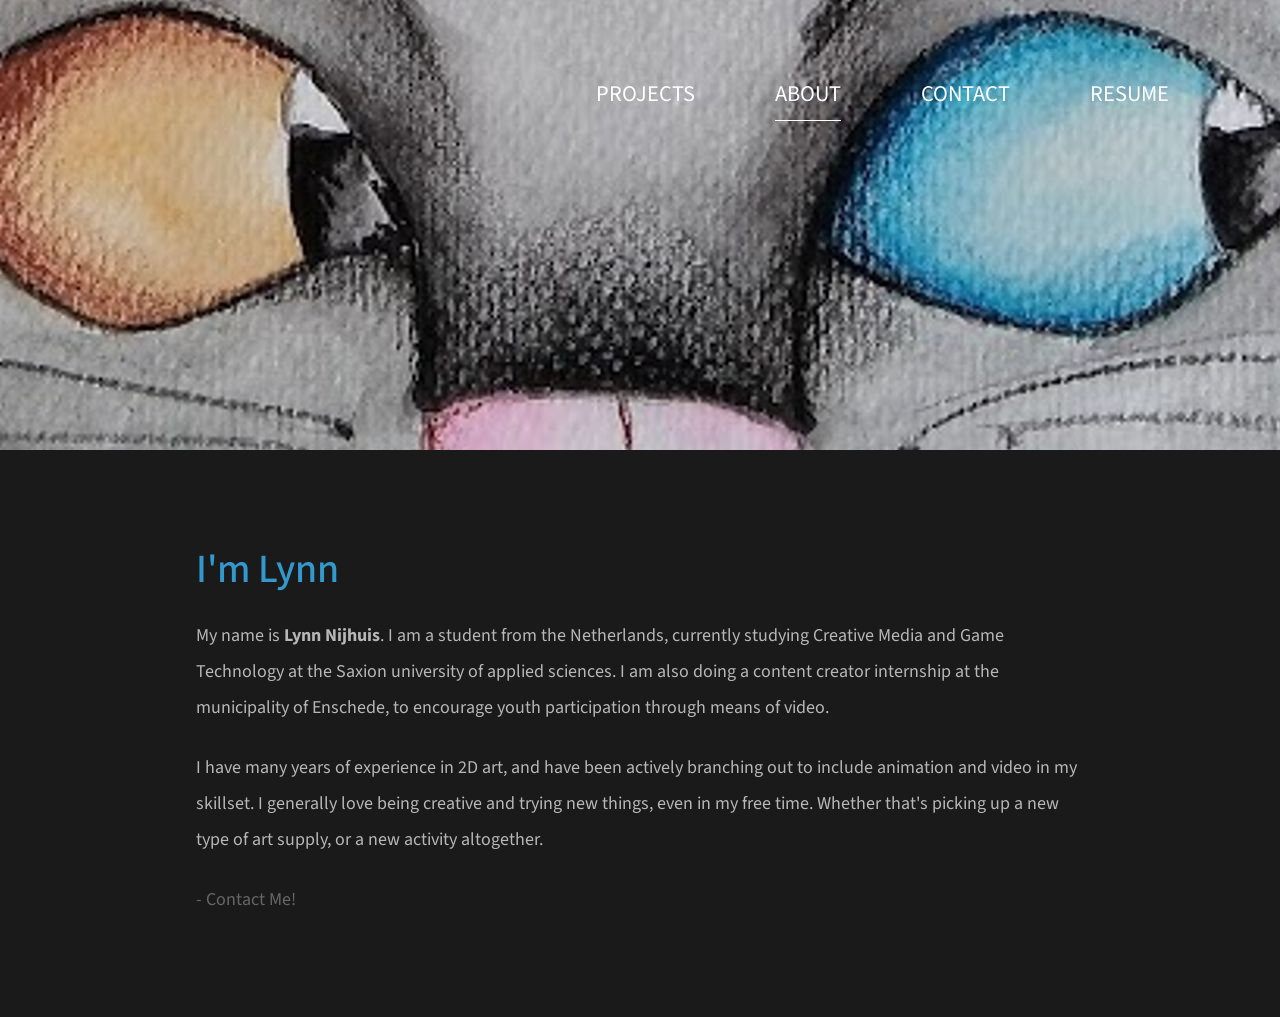
<file: about.html>
<!DOCTYPE html>
<html lang="en">
<head>
	<meta charset="UTF-8">
    <meta name="viewport" content="width=device-width, initial-scale=1.0">
    <title>Video Catalog</title>
    <link rel="stylesheet" href="fontawesome/css/all.min.css"> <!-- https://fontawesome.com/ -->
    <link href="https://fonts.googleapis.com/css2?family=Source+Sans+Pro&display=swap" rel="stylesheet">
    <!-- https://fonts.google.com/ -->
    <link rel="stylesheet" href="css/bootstrap.min.css">
    <link rel="stylesheet" href="css/templatemo-video-catalog.css">
<!--

TemplateMo 552 Video Catalog

https://templatemo.com/tm-552-video-catalog

-->
</head>
<body>
	<div class="tm-page-wrap mx-auto">
		<div class="position-relative">
			<div class="potition-absolute tm-site-header">
				<div class="container-fluid position-relative">
					<div class="row">
                        <div class="col-5 col-md-8 ml-auto mr-0">
                            <div class="tm-site-nav">
                                <nav class="navbar navbar-expand-lg mr-0 ml-auto" id="tm-main-nav">
                                    <button class="navbar-toggler tm-bg-black py-2 px-3 mr-0 ml-auto collapsed" type="button"
                                        data-toggle="collapse" data-target="#navbar-nav" aria-controls="navbar-nav"
                                        aria-expanded="false" aria-label="Toggle navigation">
                                        <span>
                                            <i class="fas fa-bars tm-menu-closed-icon"></i>
                                            <i class="fas fa-times tm-menu-opened-icon"></i>
                                        </span>
                                    </button>
                                    <div class="collapse navbar-collapse tm-nav" id="navbar-nav">
                                        <ul class="navbar-nav text-uppercase">
                                            <li class="nav-item">
                                                <a class="nav-link tm-nav-link" href="index.html">Projects</a>
                                            </li>
                                            <li class="nav-item active">
                                                <a class="nav-link tm-nav-link" href="about.html">About <span class="sr-only">(current)</span></a>
                                            </li>
                                            <li class="nav-item">
                                                <a class="nav-link tm-nav-link" href="contact.html">Contact</a>
                                            </li>
                                            <li class="nav-item">
                                                <a class="nav-link tm-nav-link" href="CV/CV.pdf" target="_blank">Resume</a>
                                            </li>
                                        </ul>
                                    </div>
                                </nav>
                            </div>
                        </div>
					</div>
				</div>
			</div>
			<div class="tm-welcome-container tm-fixed-header tm-fixed-header-2">
		             
            </div>

            <div id="tm-fixed-header-bg"></div> <!-- Header image -->
		</div>

		<!-- Page content -->
		<main>
			<div class="container-fluid px-0">
				<div class="mx-auto tm-content-container">					
					<div class="row mt-3 mb-5 pb-3">
						<div class="col-12">
							<div class="mx-auto tm-about-text-container px-3">
								<h2 class="tm-page-title mb-4 tm-text-primary">I'm Lynn</h2>
								<p class="mb-4">My name is <b>Lynn Nijhuis</b>. I am a student from the Netherlands, currently studying Creative Media and Game Technology at the Saxion university of applied sciences. I am also doing a content creator internship at the municipality of Enschede, to encourage youth participation through means of video.</p>
								<p class="mb-4">I have many years of experience in 2D art, and have been actively branching out to include animation and video in my skillset. I generally love being creative and trying new things, even in my free time. Whether that's picking up a new type of art supply, or a new activity altogether.</p>
								<p class="mb-0"><a class="link" href="contact.html">- Contact Me!</a> </p>
							</div>							
						</div>						
					</div>					
				</div>
            </div>
		</main>
    </div>   

	<script src="js/jquery-3.4.1.min.js"></script>
    <script src="js/bootstrap.min.js"></script>
    <script src="js/parallax.min.js"></script>
</body>
</html>
</file>
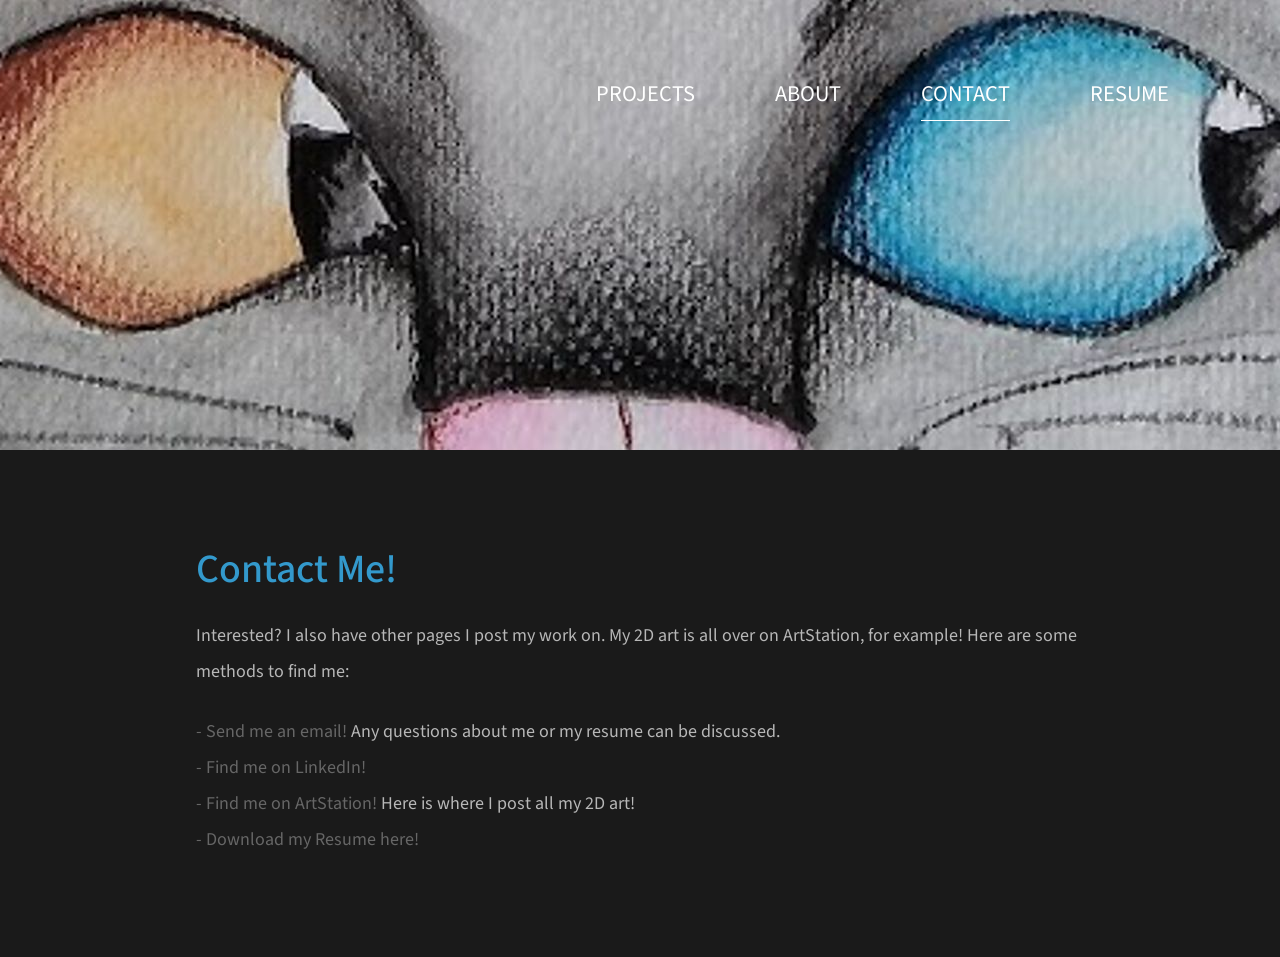
<file: contact.html>
<!DOCTYPE html>
<html lang="en">
<head>
	<meta charset="UTF-8">
    <meta name="viewport" content="width=device-width, initial-scale=1.0">
    <title>Video Catalog</title>
    <link rel="stylesheet" href="fontawesome/css/all.min.css"> <!-- https://fontawesome.com/ -->
    <link href="https://fonts.googleapis.com/css2?family=Source+Sans+Pro&display=swap" rel="stylesheet">
    <!-- https://fonts.google.com/ -->
    <link rel="stylesheet" href="css/bootstrap.min.css">
    <link rel="stylesheet" href="css/templatemo-video-catalog.css">
</head>
<!--

TemplateMo 552 Video Catalog

https://templatemo.com/tm-552-video-catalog

-->
<body>
	<div class="tm-page-wrap mx-auto">
		<div class="position-relative">
			<div class="potition-absolute tm-site-header">
				<div class="container-fluid position-relative">
					<div class="row">
                        <div class="col-5 col-md-8 ml-auto mr-0">
                            <div class="tm-site-nav">
                                <nav class="navbar navbar-expand-lg mr-0 ml-auto" id="tm-main-nav">
                                    <button class="navbar-toggler tm-bg-black py-2 px-3 mr-0 ml-auto collapsed" type="button"
                                        data-toggle="collapse" data-target="#navbar-nav" aria-controls="navbar-nav"
                                        aria-expanded="false" aria-label="Toggle navigation">
                                        <span>
                                            <i class="fas fa-bars tm-menu-closed-icon"></i>
                                            <i class="fas fa-times tm-menu-opened-icon"></i>
                                        </span>
                                    </button>
                                    <div class="collapse navbar-collapse tm-nav" id="navbar-nav">
                                        <ul class="navbar-nav text-uppercase">
                                            <li class="nav-item">
                                                <a class="nav-link tm-nav-link" href="index.html">Projects</a>
                                            </li>
                                            <li class="nav-item">
                                                <a class="nav-link tm-nav-link" href="about.html">About</a>
                                            </li>
                                            <li class="nav-item active">
                                                <a class="nav-link tm-nav-link" href="contact.html">Contact <span class="sr-only">(current)</span></a>
                                            </li>
                                            <li class="nav-item">
                                                <a class="nav-link tm-nav-link" href="CV/CV.pdf" target="_blank">Resume</a>
                                            </li>
                                        </ul>
                                    </div>
                                </nav>
                            </div>
                        </div>
					</div>
				</div>
			</div>
			<div class="tm-welcome-container tm-fixed-header tm-fixed-header-2">
                
            </div>

            <div id="tm-fixed-header-bg"></div> <!-- Header image -->
		</div>

		<!-- Page content -->
		<main>
			<div class="container-fluid px-0">
				<div class="mx-auto tm-content-container">					
					<div class="row mt-3 mb-5 pb-3">
						<div class="col-12">
							<div class="mx-auto tm-about-text-container px-3">
								<h2 class="tm-page-title mb-4 tm-text-primary">Contact Me!</h2>
                                <p class="mb-4">
                                    Interested? I also have other pages I post my work on. My 2D art is all over on ArtStation, for example! Here are some methods to find me:
                                </p>
                                <p class="mb-0"><a class="link" href="mailto:lan05nijhuis.outlook.com">-   Send me an email!</a> Any questions about me or my resume can be discussed.</p>
                                <p class="mb-0"><a class="link" href="https://www.linkedin.com/in/nijhuislynn/">-   Find me on LinkedIn!</a> </p>
                                <p class="mb-0"><a class="link" href="https://lynn_n.artstation.com/">-   Find me on ArtStation!</a> Here is where I post all my 2D art!</p>
                                <p class="mb-0"><a class="link" href="CV/CV.pdf" target="_blank">-   Download my Resume here!</a></p>
							</div>							
						</div>						
					</div>
				</div>
			</div>
		</main>
	</div>

	<script src="js/jquery-3.4.1.min.js"></script>
    <script src="js/bootstrap.min.js"></script>
    <script src="js/parallax.min.js"></script>    
</body>
</html>
</file>
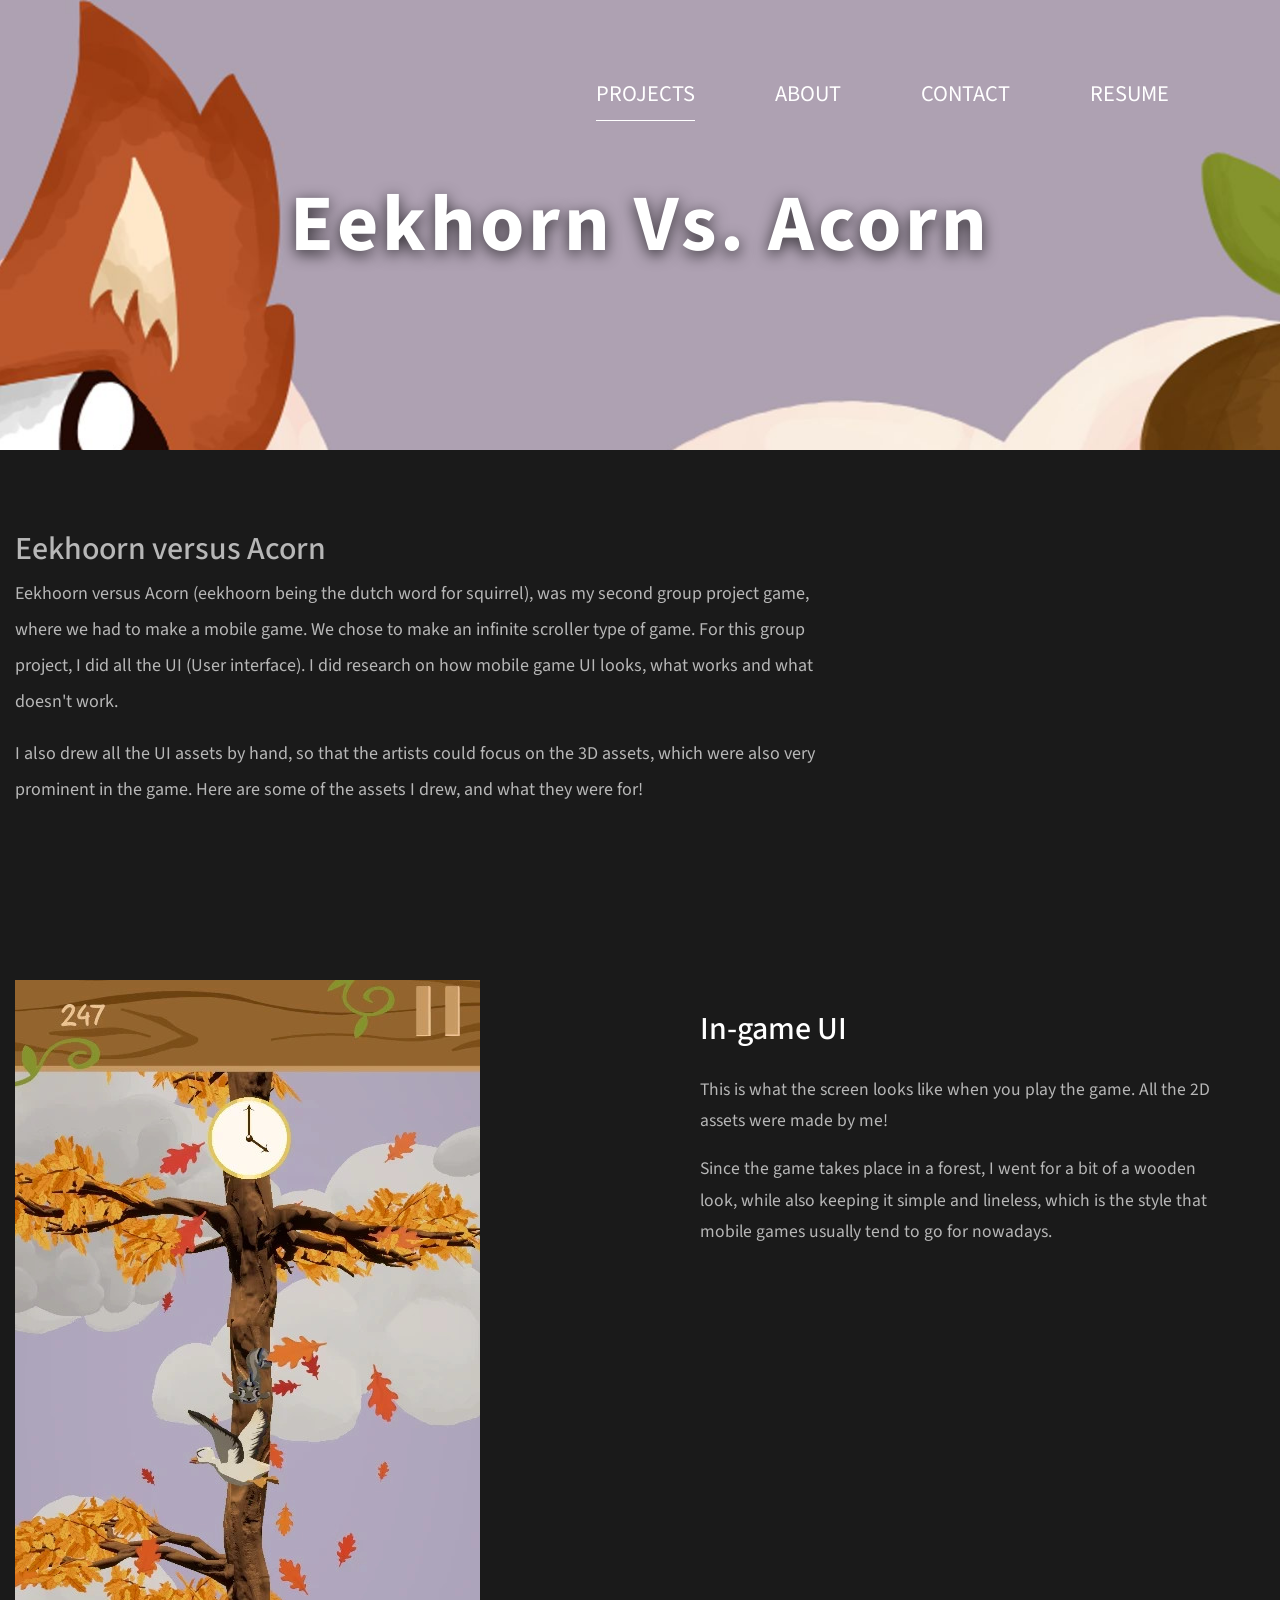
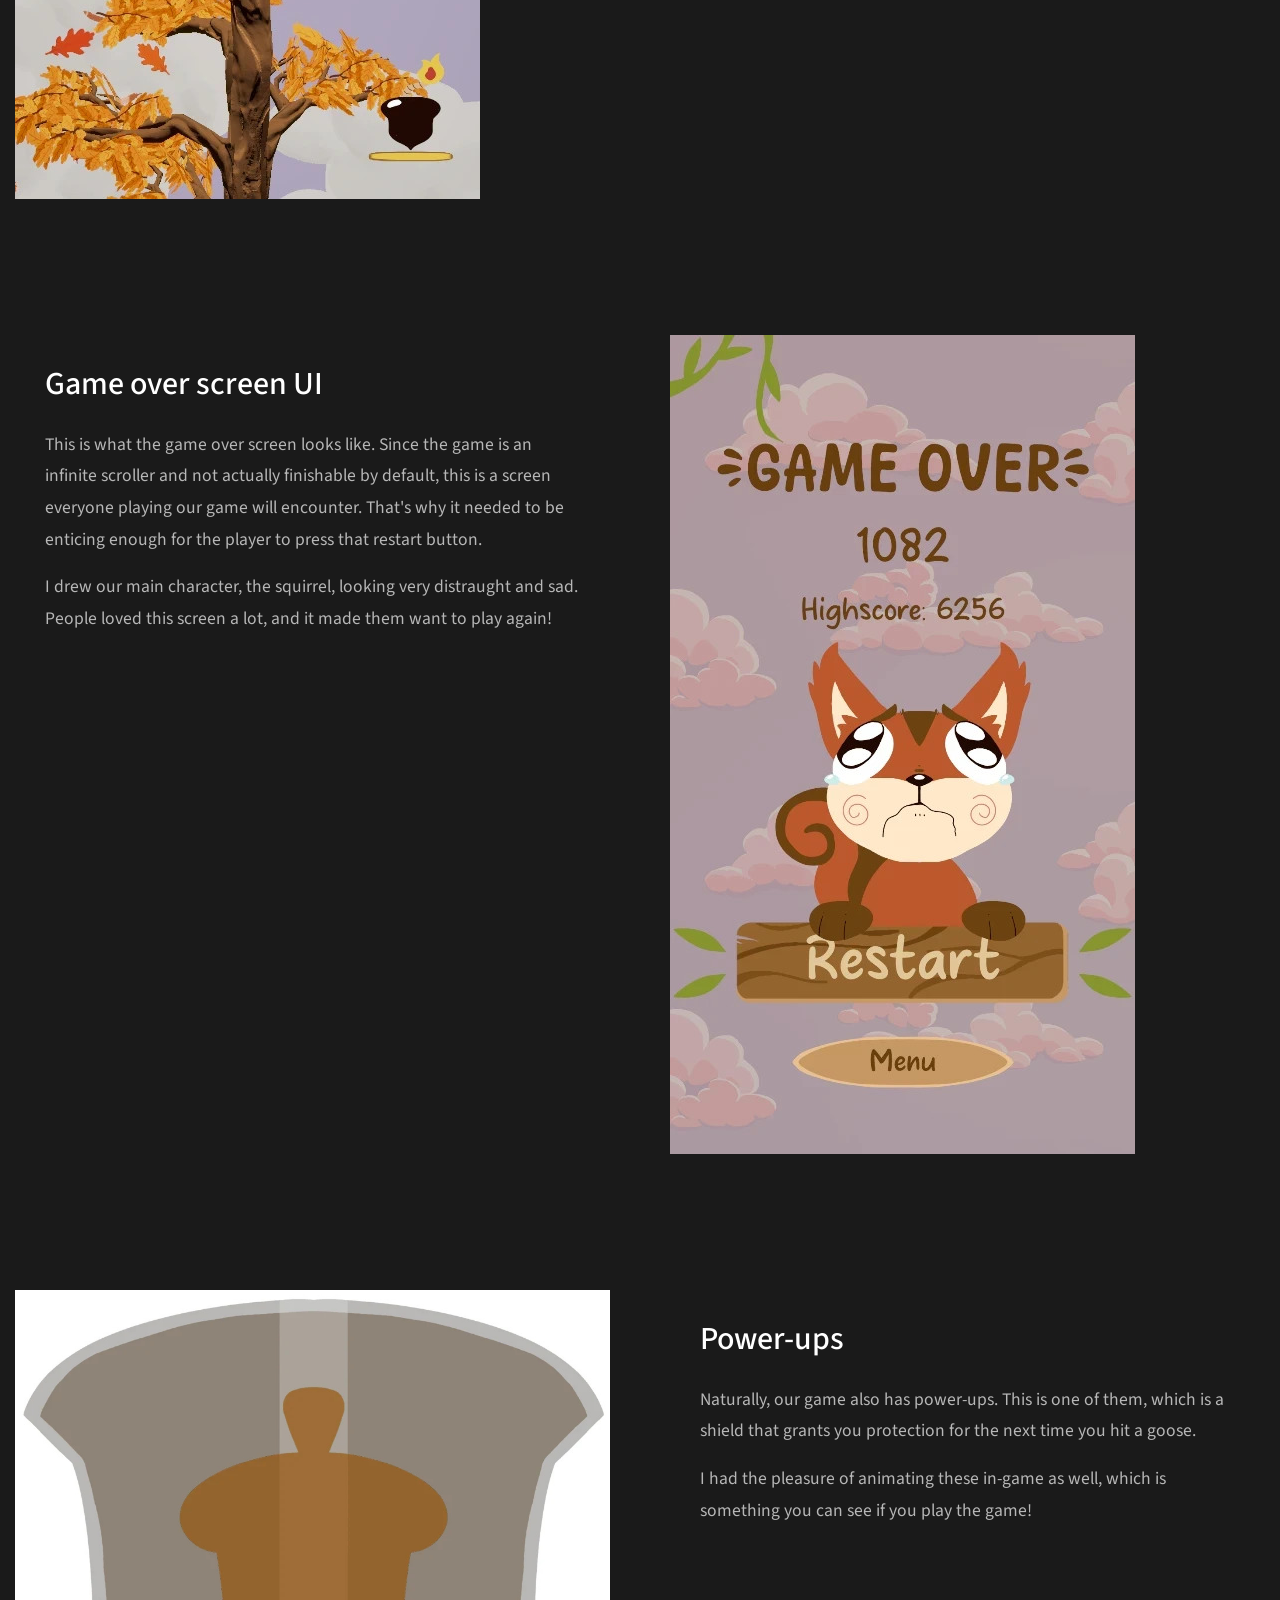
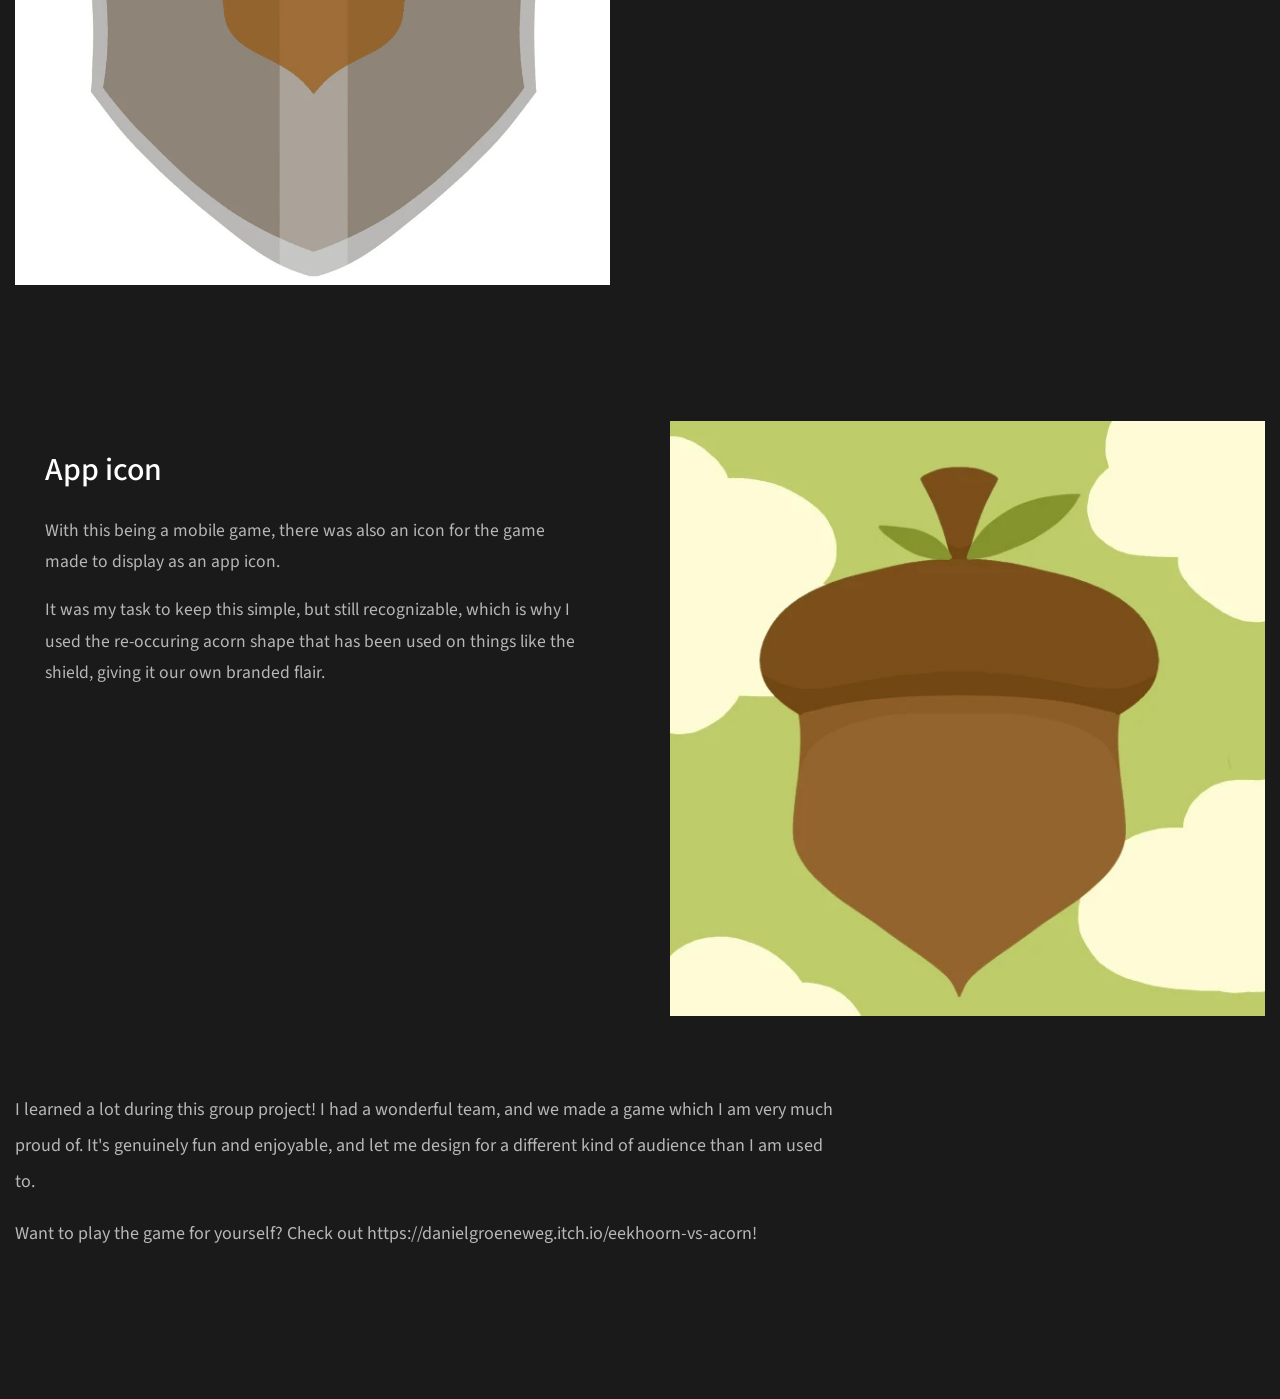
<file: showcase-page-Eekhoorn VS. Acorn.html>
<!DOCTYPE html>
<html lang="en">
<head>
	<meta charset="UTF-8">
    <meta name="viewport" content="width=device-width, initial-scale=1.0">
    <title>Video Catalog</title>
    <link rel="stylesheet" href="fontawesome/css/all.min.css"> <!-- https://fontawesome.com/ -->
    <link href="https://fonts.googleapis.com/css2?family=Source+Sans+Pro&display=swap" rel="stylesheet">
    <!-- https://fonts.google.com/ -->
    <link rel="stylesheet" href="css/bootstrap.min.css">
    <link rel="stylesheet" href="css/templatemo-video-catalog.css">
</head>
<!--

TemplateMo 552 Video Catalog

https://templatemo.com/tm-552-video-catalog

-->
<body>
	<div class="tm-page-wrap mx-auto">
		<div class="position-relative">
			<div class="potition-absolute tm-site-header">
				<div class="container-fluid position-relative">
					<div class="row">
                        <div class="col-5 col-md-8 ml-auto mr-0">
                            <div class="tm-site-nav">
                                <nav class="navbar navbar-expand-lg mr-0 ml-auto" id="tm-main-nav">
                                    <button class="navbar-toggler tm-bg-black py-2 px-3 mr-0 ml-auto collapsed" type="button"
                                        data-toggle="collapse" data-target="#navbar-nav" aria-controls="navbar-nav"
                                        aria-expanded="false" aria-label="Toggle navigation">
                                        <span>
                                            <i class="fas fa-bars tm-menu-closed-icon"></i>
                                            <i class="fas fa-times tm-menu-opened-icon"></i>
                                        </span>
                                    </button>
                                    <div class="collapse navbar-collapse tm-nav" id="navbar-nav">
                                        <ul class="navbar-nav text-uppercase">
                                            <li class="nav-item active">
                                                <a class="nav-link tm-nav-link" href="index.html">Projects <span class="sr-only">(current)</span></a>
                                            </li>
                                            <li class="nav-item">
                                                <a class="nav-link tm-nav-link" href="about.html">About</a>
                                            </li>
                                            <li class="nav-item">
                                                <a class="nav-link tm-nav-link" href="contact.html">Contact</a>
                                            </li>
											<li class="nav-item">
												<a class="nav-link tm-nav-link" href="CV/CV.pdf" target="_blank">Resume</a>
											</li>
                                        </ul>
                                    </div>
                                </nav>
                            </div>
                        </div>
					</div>
				</div>
			</div>
			<div class="tm-welcome-container tm-fixed-header tm-fixed-header-5">
				<div class="text-center">
					<h1 class="hero-title ">Eekhorn Vs. Acorn</h1>
				</div>                
            </div>

			<!-- Header image -->
            <div id="tm-fixed-header-bg"></div> 
		</div>
		
		

		<!-- Page content -->
		<div class="container-fluid">
			<div class="mx-auto tm-content-container">
				<main>

					<div class="row mb-5 pb-5">
						<div class="col-xl-8 col-lg-7">
							<!-- Video description -->
							<div class="tm-video-description-box">
								<h2>Eekhoorn versus Acorn</h2>
								<p> Eekhoorn versus Acorn (eekhoorn being the dutch word for squirrel), was my second group project game, where we had to make a mobile game. We chose to make an infinite scroller type of game. For this group project, I did all the UI (User interface). I did research on how mobile game UI looks, what works and what doesn't work.</p>
								<p>I also drew all the UI assets by hand, so that the artists could focus on the 3D assets, which were also very prominent in the game. Here are some of the assets I drew, and what they were for!</p>
							</div>
						</div>
					</div>
					
					<div class="video-list">
						
						<div class="video-row">
							<div class="video-container">
								<blockquote>
									<div class="video-container">
										<img src="img/EekhornVsAcorn/EVE5.jpg" alt="Image" class="img-fluid tm-catalog-item-img">
									</div>
								</blockquote>
							</div>

							<div class="text-container">
								<h2>In-game UI</h2>
								<p>This is what the screen looks like when you play the game. All the 2D assets were made by me!</p>
								<p>Since the game takes place in a forest, I went for a bit of a wooden look, while also keeping it simple and lineless, which is the style that mobile games usually tend to go for nowadays.</p>
							</div>
						</div>


						<div class="video-row reverse">
							<div class="video-container">
								<blockquote>
									<div class="video-container">
										<img src="img/EekhornVsAcorn/EVE6.jpg" alt="Image" class="img-fluid tm-catalog-item-img">
									</div>
								</blockquote>
							</div>

							<div class="text-container">
								<h2>Game over screen UI</h2>
								<p>This is what the game over screen looks like. Since the game is an infinite scroller and not actually finishable by default, this is a screen everyone playing our game will encounter. That's why it needed to be enticing enough for the player to press that restart button.</p>
								<p>I drew our main character, the squirrel, looking very distraught and sad. People loved this screen a lot, and it made them want to play again!</p>
							</div>
						</div>
						
						
						<div class="video-row">
							<div class="video-container">
								<blockquote>
									<div class="video-container">
										<img src="img/EekhornVsAcorn/EVE11.jpg" alt="Image" class="img-fluid tm-catalog-item-img">
									</div>
								</blockquote>
							</div>

							<div class="text-container">
								<h2>Power-ups</h2>
								<p>Naturally, our game also has power-ups. This is one of them, which is a shield that grants you protection for the next time you hit a goose.</p>
								<p>I had the pleasure of animating these in-game as well, which is something you can see if you play the game!</p>
							</div>
						</div>


						<div class="video-row reverse">
							<div class="video-container">
								<blockquote>
									<div class="video-container">
										<img src="img/EekhornVsAcorn/EVE10.jpg" alt="Image" class="img-fluid tm-catalog-item-img">
									</div>
								</blockquote>
							</div>

							<div class="text-container">
								<h2>App icon</h2>
								<p>With this being a mobile game, there was also an icon for the game made to display as an app icon.</p>
								<p>It was my task to keep this simple, but still recognizable, which is why I used the re-occuring acorn shape that has been used on things like the shield, giving it our own branded flair. </p>
							</div>
						</div>

					
					</div>
					<div class="row mb-5 pb-5">
						<div class="col-xl-8 col-lg-7">
							<!-- Video description -->
							<div class="tm-video-description-box">
								<p>I learned a lot during this group project! I had a wonderful team, and we made a game which I am very much proud of. It's genuinely fun and enjoyable, and let me design for a different kind of audience than I am used to.</p>
								<p>Want to play the game for yourself? Check out <href>https://danielgroeneweg.itch.io/eekhoorn-vs-acorn</href>!</p>

							</div>							
						</div>
					</div>
				</main>
			</div>
		</div>
	</div>

	<script src="js/jquery-3.4.1.min.js"></script>
    <script src="js/bootstrap.min.js"></script>
    <script>
    	$(document).ready(function() {
    		$('.tm-likes-box').click(function(e) {
    			e.preventDefault();
    			$(this).toggleClass('tm-liked');

    			if($(this).hasClass('tm-liked')) {
    				$('#tm-likes-count').html('486 likes');
    			} else {
    				$('#tm-likes-count').html('485 likes');
    			}
    		});
    	});
    </script>
</body>
</html>
</file>
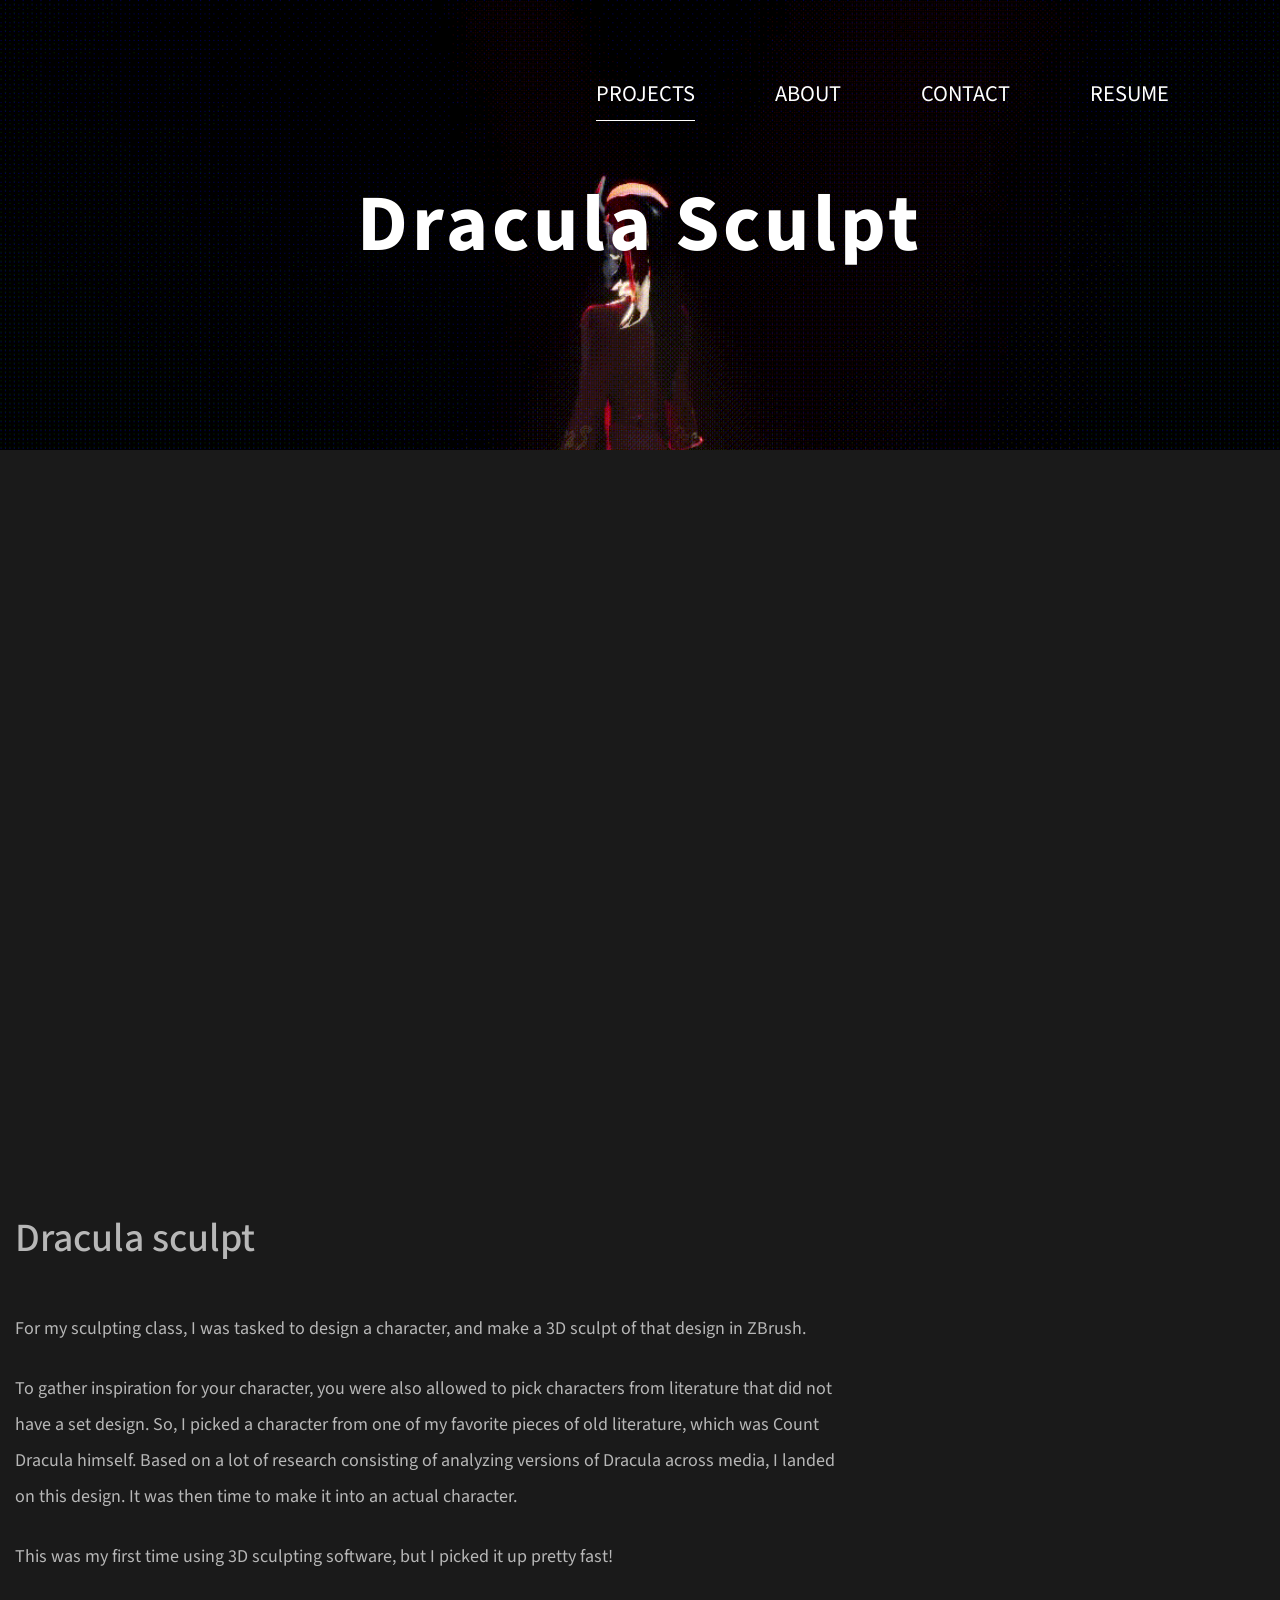
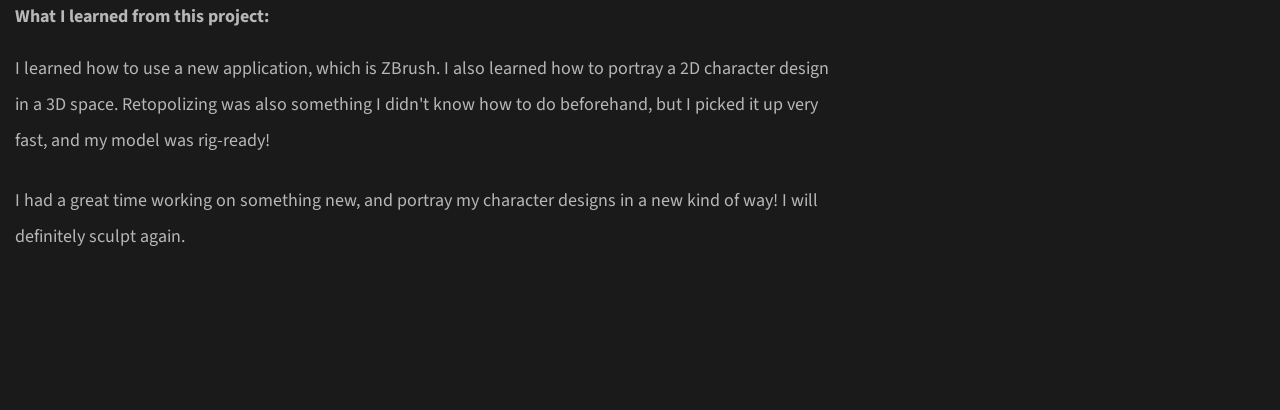
<file: showcase-page-sculpt.html>
<!DOCTYPE html>
<html lang="en">
<head>
	<meta charset="UTF-8">
    <meta name="viewport" content="width=device-width, initial-scale=1.0">
    <title>Video Catalog</title>
    <link rel="stylesheet" href="fontawesome/css/all.min.css"> <!-- https://fontawesome.com/ -->
    <link href="https://fonts.googleapis.com/css2?family=Source+Sans+Pro&display=swap" rel="stylesheet">
    <!-- https://fonts.google.com/ -->
    <link rel="stylesheet" href="css/bootstrap.min.css">
    <link rel="stylesheet" href="css/templatemo-video-catalog.css">
</head>
<!--

TemplateMo 552 Video Catalog

https://templatemo.com/tm-552-video-catalog

-->
<body>
	<div class="tm-page-wrap mx-auto">
		<div class="position-relative">
			<div class="potition-absolute tm-site-header">
				<div class="container-fluid position-relative">
					<div class="row">
                        <div class="col-5 col-md-8 ml-auto mr-0">
                            <div class="tm-site-nav">
                                <nav class="navbar navbar-expand-lg mr-0 ml-auto" id="tm-main-nav">
                                    <button class="navbar-toggler tm-bg-black py-2 px-3 mr-0 ml-auto collapsed" type="button"
                                        data-toggle="collapse" data-target="#navbar-nav" aria-controls="navbar-nav"
                                        aria-expanded="false" aria-label="Toggle navigation">
                                        <span>
                                            <i class="fas fa-bars tm-menu-closed-icon"></i>
                                            <i class="fas fa-times tm-menu-opened-icon"></i>
                                        </span>
                                    </button>
                                    <div class="collapse navbar-collapse tm-nav" id="navbar-nav">
                                        <ul class="navbar-nav text-uppercase">
                                            <li class="nav-item active">
                                                <a class="nav-link tm-nav-link" href="index.html">Projects <span class="sr-only">(current)</span></a>
                                            </li>
                                            <li class="nav-item">
                                                <a class="nav-link tm-nav-link" href="about.html">About</a>
                                            </li>
                                            <li class="nav-item">
                                                <a class="nav-link tm-nav-link" href="contact.html">Contact</a>
                                            </li>
											<li class="nav-item">
												<a class="nav-link tm-nav-link" href="CV/CV.pdf" target="_blank">Resume</a>
											</li>
                                        </ul>
                                    </div>
                                </nav>
                            </div>
                        </div>
					</div>
				</div>
			</div>
			<div class="tm-welcome-container tm-fixed-header tm-fixed-header-3">
				<div class="text-center">
					<h1 class="hero-title ">Dracula Sculpt</h1>
				</div>                
            </div>

			<!-- Header image -->
            <div id="tm-fixed-header-bg"></div> 
		</div>

		<!-- Page content -->
		<div class="container-fluid">
			<div class="mx-auto tm-content-container">
				<main>
					<div class="row mb-5 pb-4">
						<div class="col-12">
							<iframe width="95%" height="600" src="https://www.youtube.com/embed/H82-i8UWXJs?si=DDhpZYtday5gwYUV" title="YouTube video player" frameborder="0" allow="accelerometer; autoplay; clipboard-write; encrypted-media; gyroscope; picture-in-picture; web-share" referrerpolicy="strict-origin-when-cross-origin" allowfullscreen></iframe>
						</div>
					</div>
					<div class="row mb-5 pb-5">
						<div class="col-xl-8 col-lg-7">
							<!-- Video description -->
							<div class="tm-video-description-box">
								<h2 class="mb-5 tm-video-title">Dracula sculpt</h2>
								<p class="mb-4">For my sculpting class, I was tasked to design a character, and make a 3D sculpt of that design in ZBrush.</p>
								<p class="mb-4">To gather inspiration for your character, you were also allowed to pick characters from literature that did not have a set design. So, I picked a character from one of my favorite pieces of old literature, which was Count Dracula himself. Based on a lot of research consisting of analyzing versions of Dracula across media, I landed on this design. It was then time to make it into an actual character.</p>
								<p class="mb-4">This was my first time using 3D sculpting software, but I picked it up pretty fast!</p>
								<p><b>What I learned from this project:</b></p>
								<p class="mb-4">I learned how to use a new application, which is ZBrush. I also learned how to portray a 2D character design in a 3D space. Retopolizing was also something I didn't know how to do beforehand, but I picked it up very fast, and my model was rig-ready!</p>
								<p class="mb-4">I had a great time working on something new, and portray my character designs in a new kind of way! I will definitely sculpt again. </p>	
							</div>							
						</div>
					</div>
				</main>
			</div>
		</div>
	</div>

	<script src="js/jquery-3.4.1.min.js"></script>
    <script src="js/bootstrap.min.js"></script>
    <script>
    	$(document).ready(function() {
    		$('.tm-likes-box').click(function(e) {
    			e.preventDefault();
    			$(this).toggleClass('tm-liked');

    			if($(this).hasClass('tm-liked')) {
    				$('#tm-likes-count').html('486 likes');
    			} else {
    				$('#tm-likes-count').html('485 likes');
    			}
    		});
    	});
    </script>
</body>
</html>
</file>
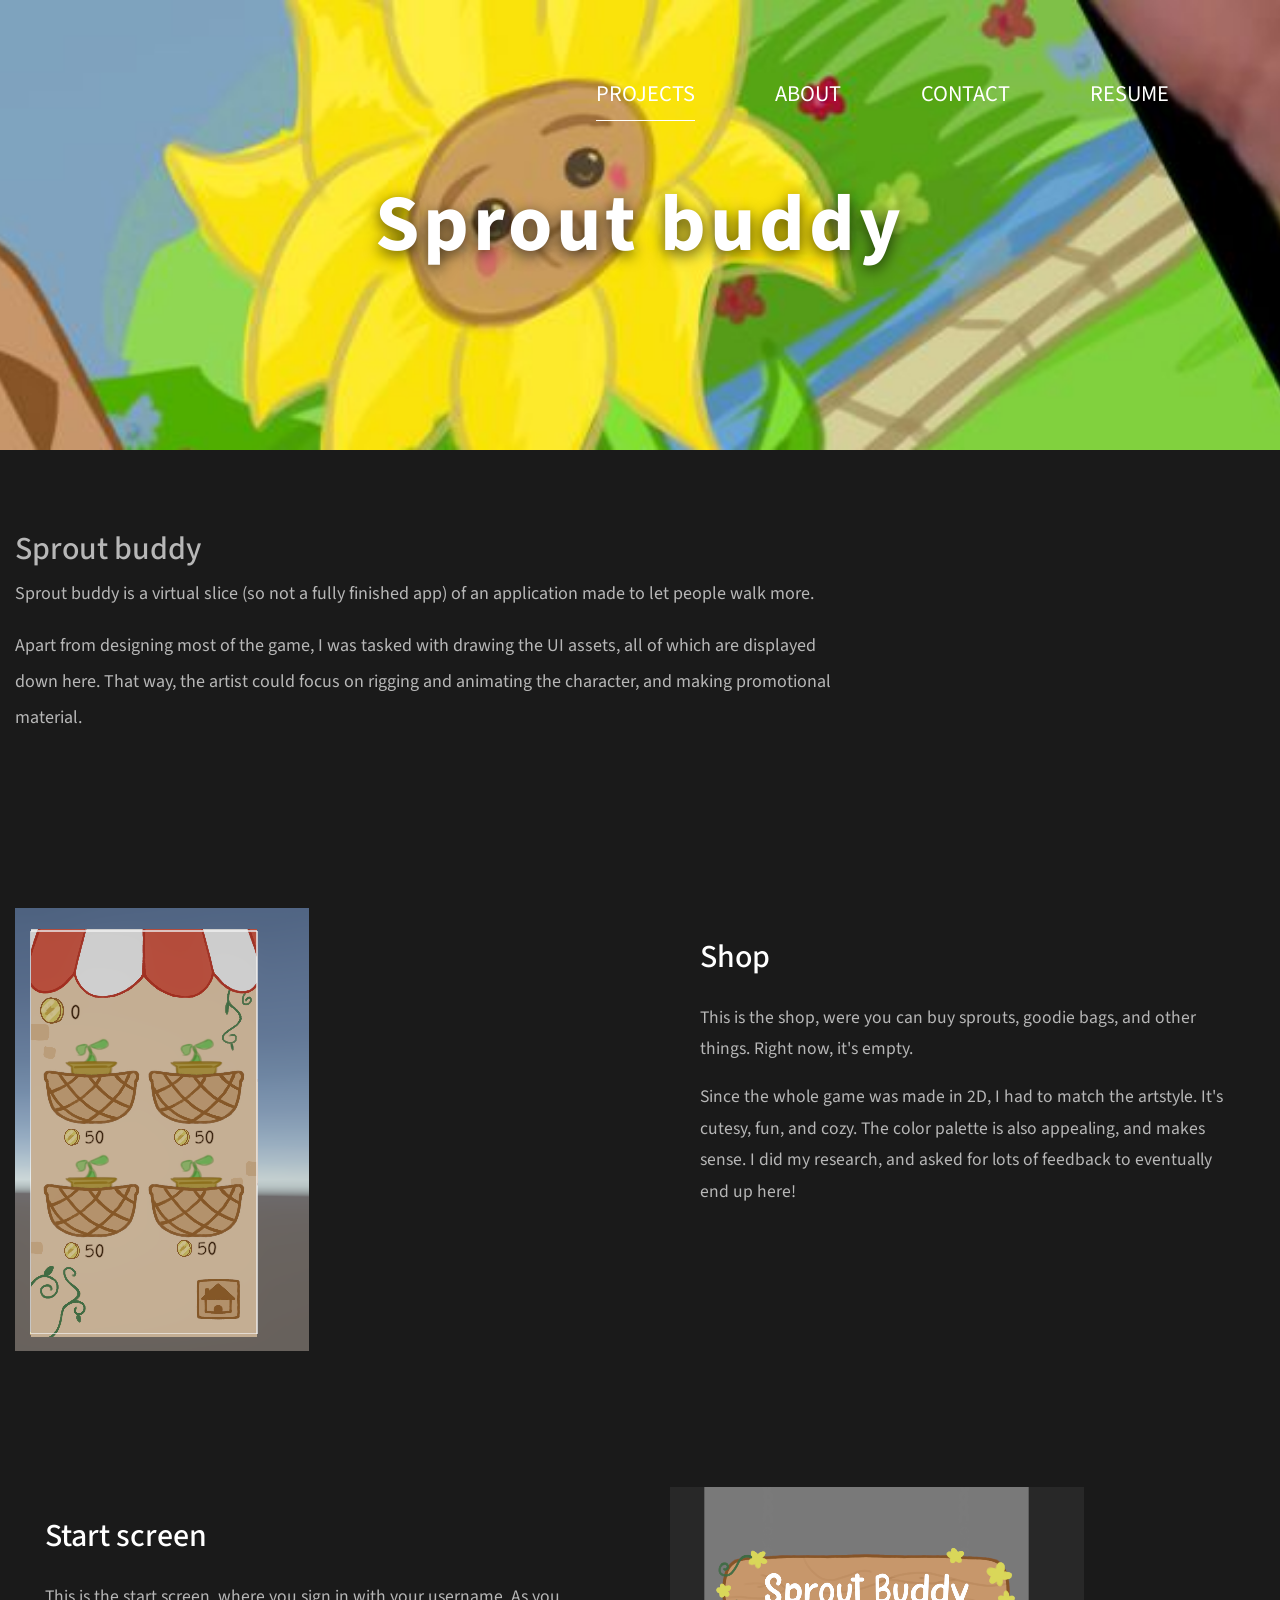
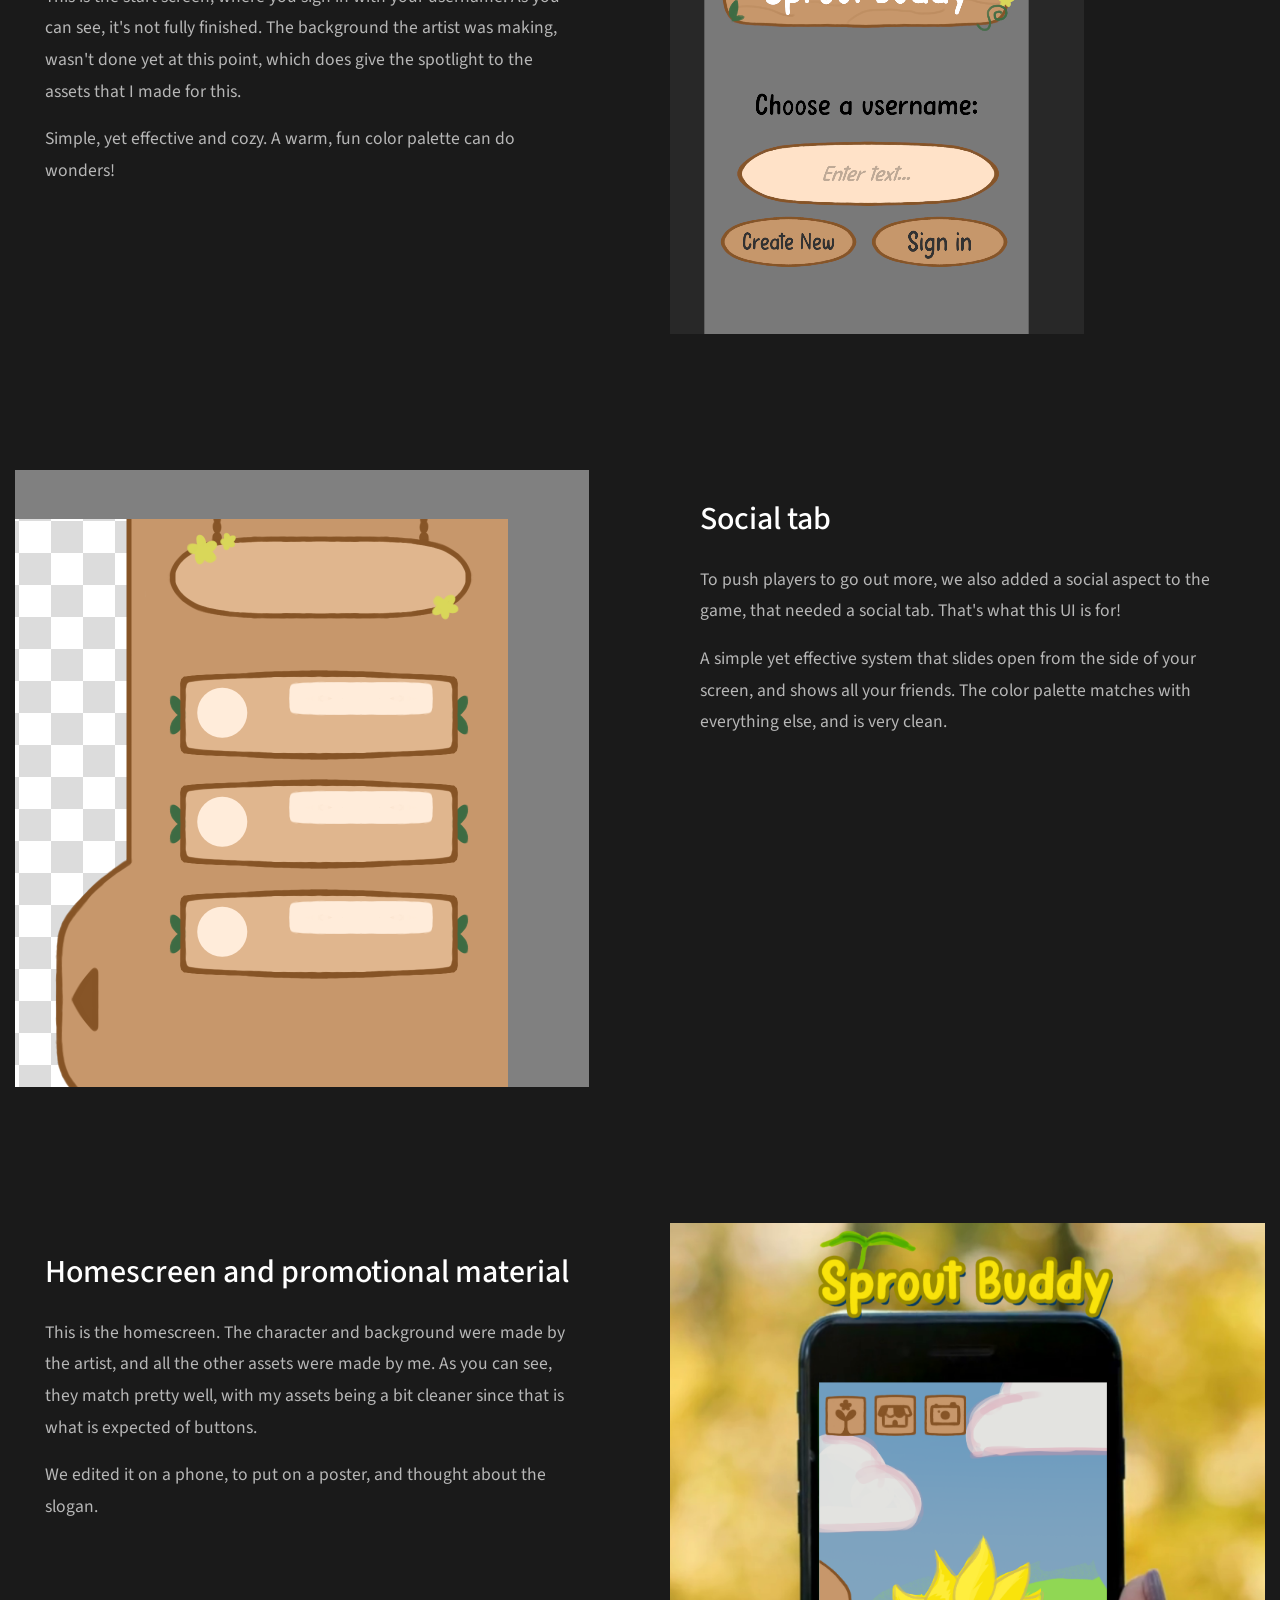
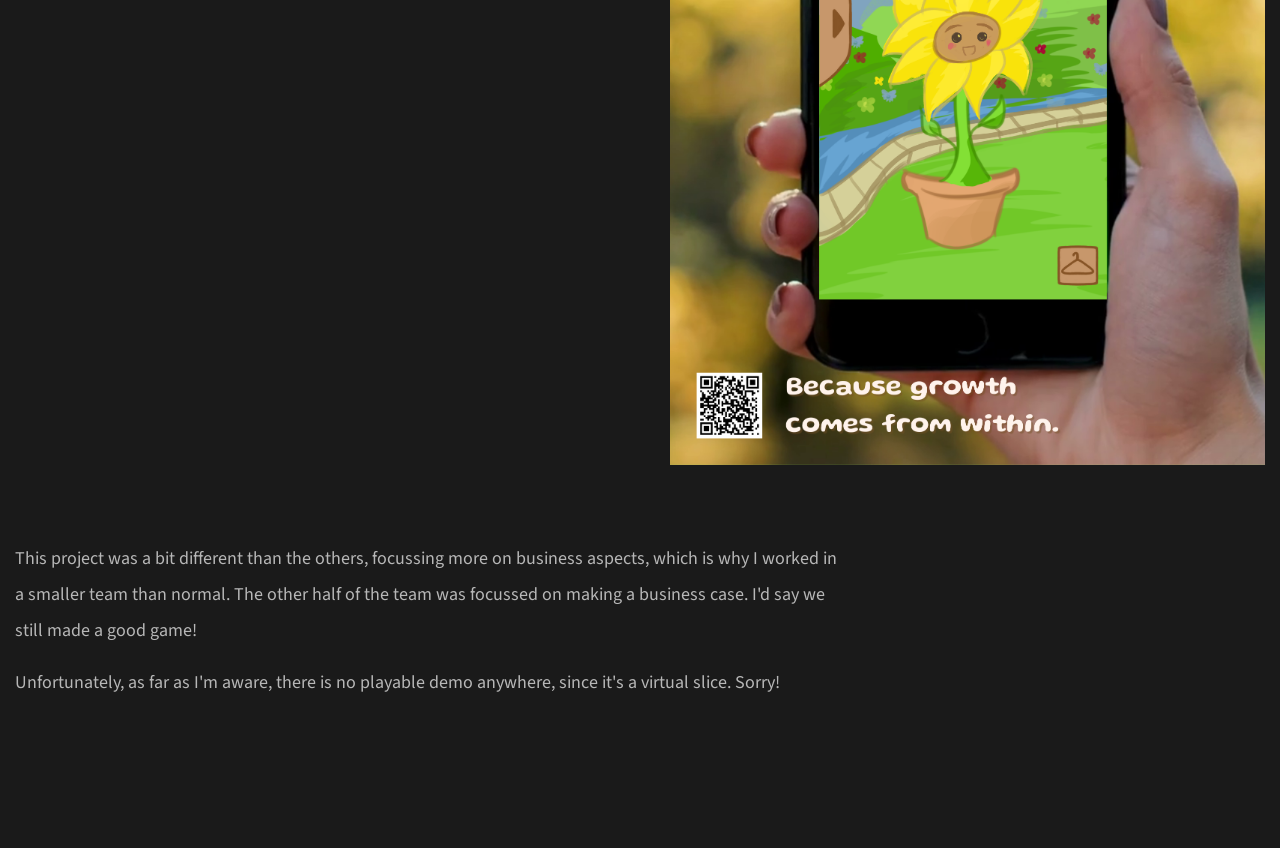
<file: showcase-page-sprout_buddy.html>
<!DOCTYPE html>
<html lang="en">
<head>
	<meta charset="UTF-8">
    <meta name="viewport" content="width=device-width, initial-scale=1.0">
    <title>Video Catalog</title>
    <link rel="stylesheet" href="fontawesome/css/all.min.css"> <!-- https://fontawesome.com/ -->
    <link href="https://fonts.googleapis.com/css2?family=Source+Sans+Pro&display=swap" rel="stylesheet">
    <!-- https://fonts.google.com/ -->
    <link rel="stylesheet" href="css/bootstrap.min.css">
    <link rel="stylesheet" href="css/templatemo-video-catalog.css">
</head>
<!--

TemplateMo 552 Video Catalog

https://templatemo.com/tm-552-video-catalog

-->
<body>
	<div class="tm-page-wrap mx-auto">
		<div class="position-relative">
			<div class="potition-absolute tm-site-header">
				<div class="container-fluid position-relative">
					<div class="row">
                        <div class="col-5 col-md-8 ml-auto mr-0">
                            <div class="tm-site-nav">
                                <nav class="navbar navbar-expand-lg mr-0 ml-auto" id="tm-main-nav">
                                    <button class="navbar-toggler tm-bg-black py-2 px-3 mr-0 ml-auto collapsed" type="button"
                                        data-toggle="collapse" data-target="#navbar-nav" aria-controls="navbar-nav"
                                        aria-expanded="false" aria-label="Toggle navigation">
                                        <span>
                                            <i class="fas fa-bars tm-menu-closed-icon"></i>
                                            <i class="fas fa-times tm-menu-opened-icon"></i>
                                        </span>
                                    </button>
                                    <div class="collapse navbar-collapse tm-nav" id="navbar-nav">
                                        <ul class="navbar-nav text-uppercase">
                                            <li class="nav-item active">
                                                <a class="nav-link tm-nav-link" href="index.html">Projects <span class="sr-only">(current)</span></a>
                                            </li>
                                            <li class="nav-item">
                                                <a class="nav-link tm-nav-link" href="about.html">About</a>
                                            </li>
                                            <li class="nav-item">
                                                <a class="nav-link tm-nav-link" href="contact.html">Contact</a>
                                            </li>
											<li class="nav-item">
												<a class="nav-link tm-nav-link" href="CV/CV.pdf" target="_blank">Resume</a>
											</li>
                                        </ul>
                                    </div>
                                </nav>
                            </div>
                        </div>
					</div>
				</div>
			</div>
			<div class="tm-welcome-container tm-fixed-header tm-fixed-header-8">
				<div class="text-center">
					<h1 class="hero-title ">Sprout buddy</h1>
				</div>                
            </div>

			<!-- Header image -->
            <div id="tm-fixed-header-bg"></div> 
		</div>
		
		

		<!-- Page content -->
		<div class="container-fluid">
			<div class="mx-auto tm-content-container">
				<main>

					<div class="row mb-5 pb-5">
						<div class="col-xl-8 col-lg-7">
							<!-- Video description -->
							<div class="tm-video-description-box">
								<h2>Sprout buddy</h2>
								<p>Sprout buddy is a virtual slice (so not a fully finished app) of an application made to let people walk more. </p>
								<p>Apart from designing most of the game, I was tasked with drawing the UI assets, all of which are displayed down here. That way, the artist could focus on rigging and animating the character, and making promotional material.</p>
							</div>
						</div>
					</div>
					
					<div class="video-list">
						
						<div class="video-row">
							<div class="video-container">
								<blockquote>
									<div class="video-container">
										<img src="img/SproutBuddy/sprout_buddy.png" alt="Image" class="img-fluid tm-catalog-item-img">
									</div>
								</blockquote>
							</div>

							<div class="text-container">
								<h2>Shop</h2>
								<p>This is the shop, were you can buy sprouts, goodie bags, and other things. Right now, it's empty.</p>
								<p>Since the whole game was made in 2D, I had to match the artstyle. It's cutesy, fun, and cozy. The color palette is also appealing, and makes sense. I did my research, and asked for lots of feedback to eventually end up here!</p>
							</div>
						</div>


						<div class="video-row reverse">
							<div class="video-container">
								<blockquote>
									<div class="video-container">
										<img src="img/SproutBuddy/sprout_buddy_2.png" alt="Image" class="img-fluid tm-catalog-item-img">
									</div>
								</blockquote>
							</div>

							<div class="text-container">
								<h2>Start screen</h2>
								<p>This is the start screen, where you sign in with your username. As you can see, it's not fully finished. The background the artist was making, wasn't done yet at this point, which does give the spotlight to the assets that I made for this.</p>
								<p>Simple, yet effective and cozy. A warm, fun color palette can do wonders!</p>
							</div>
						</div>
						
						
						<div class="video-row">
							<div class="video-container">
								<blockquote>
									<div class="video-container">
										<img src="img/SproutBuddy/sprout_buddy_3.png" alt="Image" class="img-fluid tm-catalog-item-img">
									</div>
								</blockquote>
							</div>

							<div class="text-container">
								<h2>Social tab</h2>
								<p>To push players to go out more, we also added a social aspect to the game, that needed a social tab. That's what this UI is for!</p>
								<p>A simple yet effective system that slides open from the side of your screen, and shows all your friends. The color palette matches with everything else, and is very clean.</p>
							</div>
						</div>


						<div class="video-row reverse">
							<div class="video-container">
								<blockquote>
									<div class="video-container">
										<img src="img/SproutBuddy/Sprout_buddy_4.png" alt="Image" class="img-fluid tm-catalog-item-img">
									</div>
								</blockquote>
							</div>

							<div class="text-container">
								<h2>Homescreen and promotional material</h2>
								<p>This is the homescreen. The character and background were made by the artist, and all the other assets were made by me. As you can see, they match pretty well, with my assets being a bit cleaner since that is what is expected of buttons.</p>
								<p>We edited it on a phone, to put on a poster, and thought about the slogan.  </p>
							</div>
						</div>

					
					</div>
					<div class="row mb-5 pb-5">
						<div class="col-xl-8 col-lg-7">
							<!-- Video description -->
							<div class="tm-video-description-box">
								<p>This project was a bit different than the others, focussing more on business aspects, which is why I worked in a smaller team than normal. The other half of the team was focussed on making a business case. I'd say we still made a good game!</p>
								<p>Unfortunately, as far as I'm aware, there is no playable demo anywhere, since it's a virtual slice. Sorry!</p>

							</div>							
						</div>
					</div>
				</main>
			</div>
		</div>
	</div>

	<script src="js/jquery-3.4.1.min.js"></script>
    <script src="js/bootstrap.min.js"></script>
    <script>
    	$(document).ready(function() {
    		$('.tm-likes-box').click(function(e) {
    			e.preventDefault();
    			$(this).toggleClass('tm-liked');

    			if($(this).hasClass('tm-liked')) {
    				$('#tm-likes-count').html('486 likes');
    			} else {
    				$('#tm-likes-count').html('485 likes');
    			}
    		});
    	});
    </script>
</body>
</html>
</file>
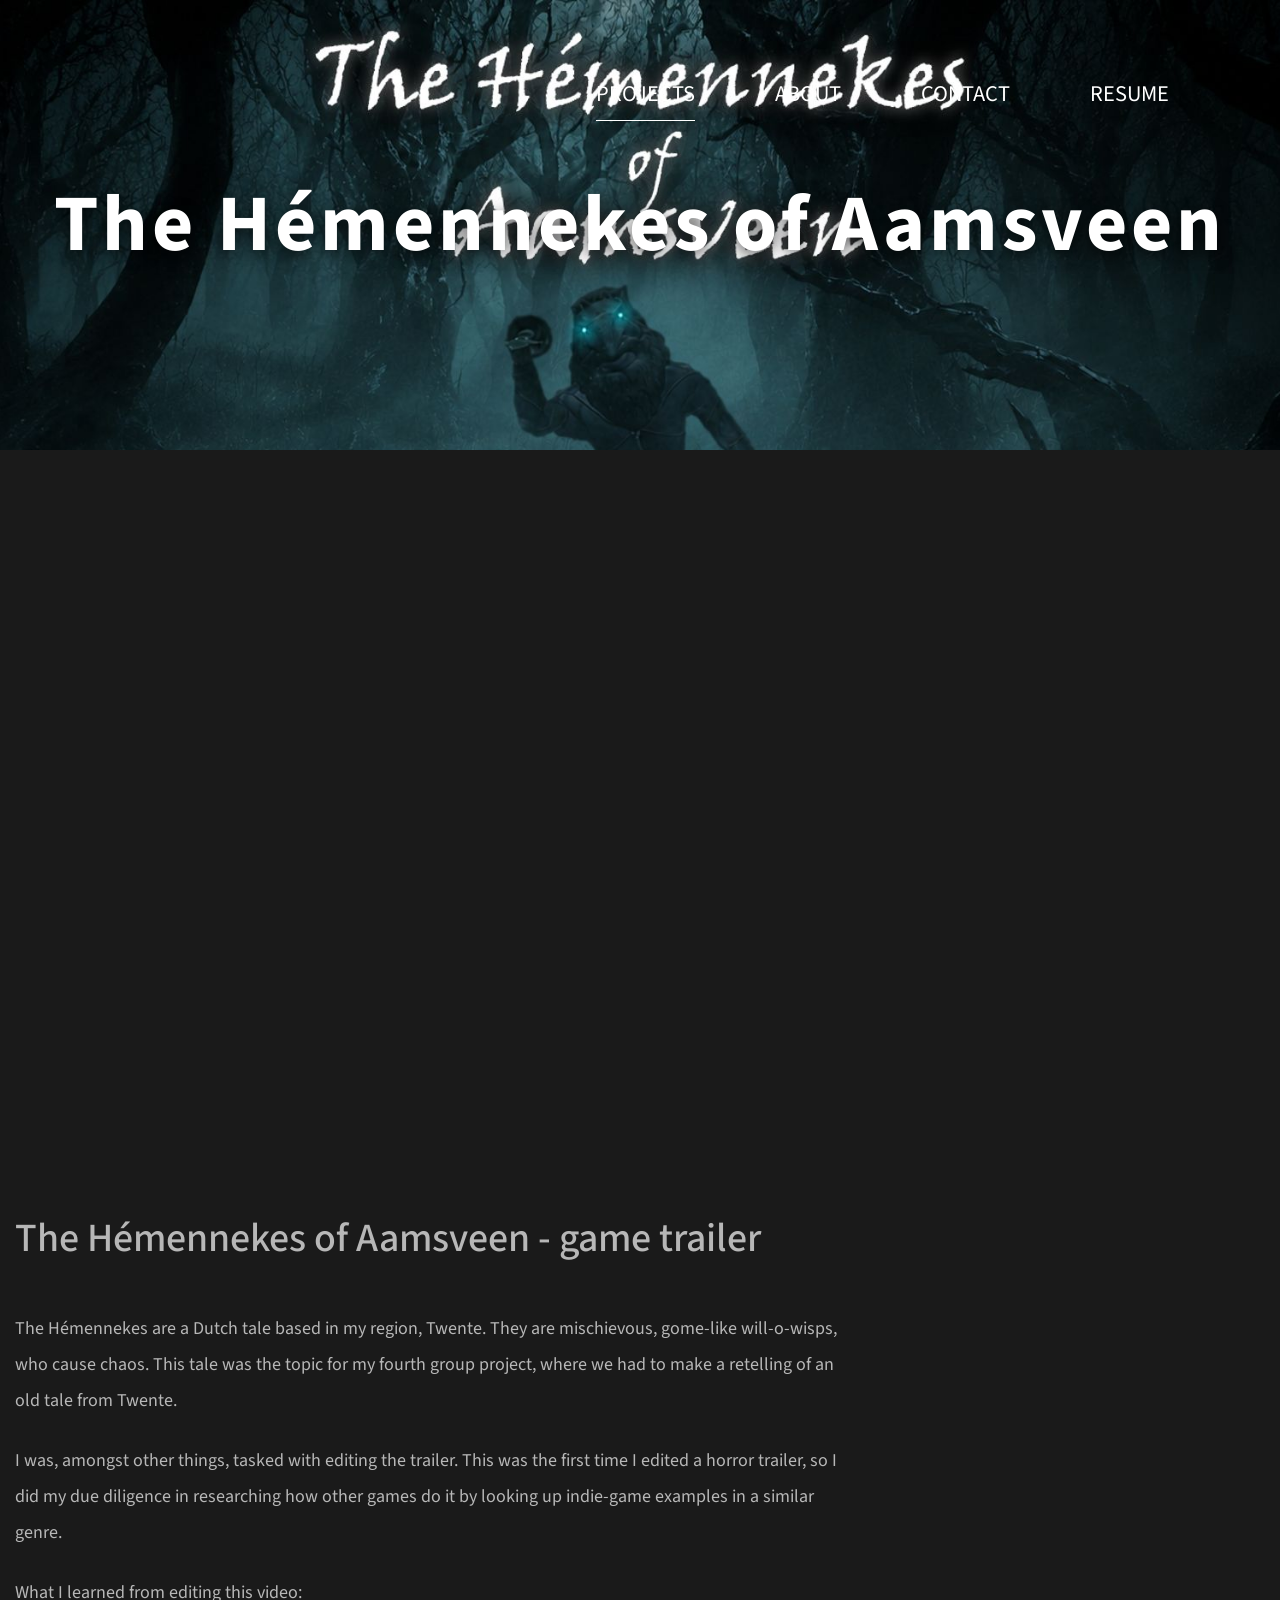
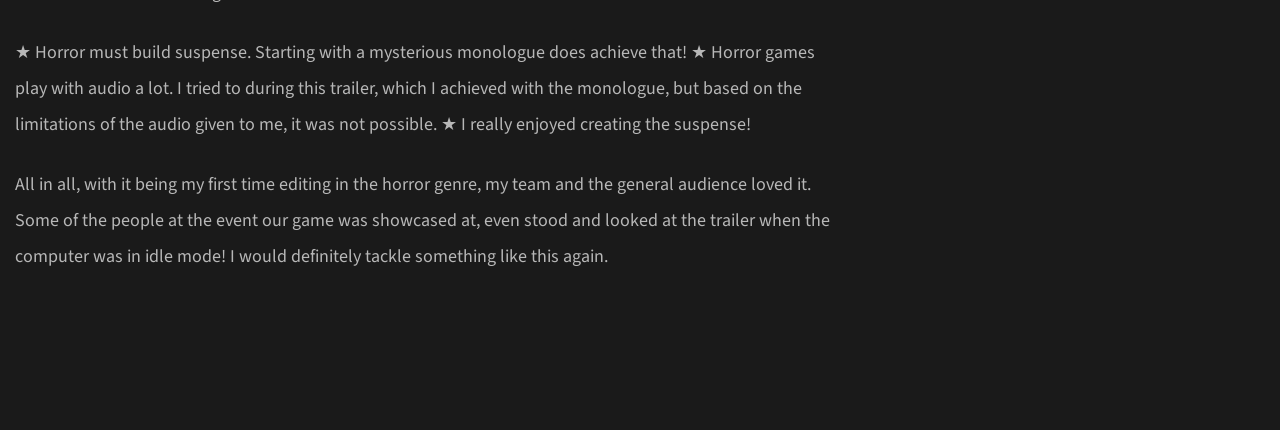
<file: video-page-hemennekes.html>
<!DOCTYPE html>
<html lang="en">
<head>
	<meta charset="UTF-8">
    <meta name="viewport" content="width=device-width, initial-scale=1.0">
    <title>Video Catalog</title>
    <link rel="stylesheet" href="fontawesome/css/all.min.css"> <!-- https://fontawesome.com/ -->
    <link href="https://fonts.googleapis.com/css2?family=Source+Sans+Pro&display=swap" rel="stylesheet">
    <!-- https://fonts.google.com/ -->
    <link rel="stylesheet" href="css/bootstrap.min.css">
    <link rel="stylesheet" href="css/templatemo-video-catalog.css">
</head>
<!--

TemplateMo 552 Video Catalog

https://templatemo.com/tm-552-video-catalog

-->
<body>
	<div class="tm-page-wrap mx-auto">
		<div class="position-relative">
			<div class="potition-absolute tm-site-header">
				<div class="container-fluid position-relative">
					<div class="row">
                        <div class="col-5 col-md-8 ml-auto mr-0">
                            <div class="tm-site-nav">
                                <nav class="navbar navbar-expand-lg mr-0 ml-auto" id="tm-main-nav">
                                    <button class="navbar-toggler tm-bg-black py-2 px-3 mr-0 ml-auto collapsed" type="button"
                                        data-toggle="collapse" data-target="#navbar-nav" aria-controls="navbar-nav"
                                        aria-expanded="false" aria-label="Toggle navigation">
                                        <span>
                                            <i class="fas fa-bars tm-menu-closed-icon"></i>
                                            <i class="fas fa-times tm-menu-opened-icon"></i>
                                        </span>
                                    </button>
                                    <div class="collapse navbar-collapse tm-nav" id="navbar-nav">
                                        <ul class="navbar-nav text-uppercase">
                                            <li class="nav-item active">
                                                <a class="nav-link tm-nav-link" href="index.html">Projects <span class="sr-only">(current)</span></a>
                                            </li>
                                            <li class="nav-item">
                                                <a class="nav-link tm-nav-link" href="about.html">About</a>
                                            </li>
                                            <li class="nav-item">
                                                <a class="nav-link tm-nav-link" href="contact.html">Contact</a>
                                            </li>
											<li class="nav-item">
												<a class="nav-link tm-nav-link" href="CV/CV.pdf" target="_blank">Resume</a>
											</li>
                                        </ul>
                                    </div>
                                </nav>
                            </div>
                        </div>
					</div>
				</div>
			</div>
			<div class="tm-welcome-container tm-fixed-header tm-fixed-header-4">
				<div class="text-center">
					<h1 class="hero-title ">The Hémennekes of Aamsveen</h1>
				</div>                
            </div>

			<!-- Header image -->
            <div id="tm-fixed-header-bg"></div> 
		</div>

		<!-- Page content -->
		<div class="container-fluid">
			<div class="mx-auto tm-content-container">
				<main>
					<div class="row mb-5 pb-4">
						<div class="col-12">
							<iframe width="95%" height="600" src="https://www.youtube.com/embed/9zp2X2war_U?si=oHknfUyTmlHdqavu" title="YouTube video player" frameborder="0" allow="accelerometer; autoplay; clipboard-write; encrypted-media; gyroscope; picture-in-picture; web-share" referrerpolicy="strict-origin-when-cross-origin" allowfullscreen></iframe>
						</div>
					</div>
					<div class="row mb-5 pb-5">
						<div class="col-xl-8 col-lg-7">
							<!-- Video description -->
							<div class="tm-video-description-box">
								<h2 class="mb-5 tm-video-title">The Hémennekes of Aamsveen - game trailer</h2>
								<p class="mb-4">The Hémennekes are a Dutch tale based in my region, Twente. They are mischievous, gome-like will-o-wisps, who cause chaos. This tale was the topic for my fourth group project, where we had to make a retelling of an old tale from Twente.</p>
								<p class="mb-4">I was, amongst other things, tasked with editing the trailer. This was the first time I edited a horror trailer, so I did my due diligence in researching how other games do it by looking up indie-game examples in a similar genre.</p>
								<p class="mb-4">What I learned from editing this video:</p>
								<p class="mb-4">  ★ Horror must build suspense. Starting with a mysterious monologue does achieve that! ★ Horror games play with audio a lot. I tried to during this trailer, which I achieved with the monologue, but based on the limitations of the audio given to me, it was not possible. ★ I really enjoyed creating the suspense!</p>
								<p class="mb-4"> All in all, with it being my first time editing in the horror genre, my team and the general audience loved it. Some of the people at the event our game was showcased at, even stood and looked at the trailer when the computer was in idle mode! I would definitely tackle something like this again. </p>	
							</div>							
						</div>
					</div>
				</main>
			</div>
		</div>
	</div>

	<script src="js/jquery-3.4.1.min.js"></script>
    <script src="js/bootstrap.min.js"></script>
    <script>
    	$(document).ready(function() {
    		$('.tm-likes-box').click(function(e) {
    			e.preventDefault();
    			$(this).toggleClass('tm-liked');

    			if($(this).hasClass('tm-liked')) {
    				$('#tm-likes-count').html('486 likes');
    			} else {
    				$('#tm-likes-count').html('485 likes');
    			}
    		});
    	});
    </script>
</body>
</html>
</file>
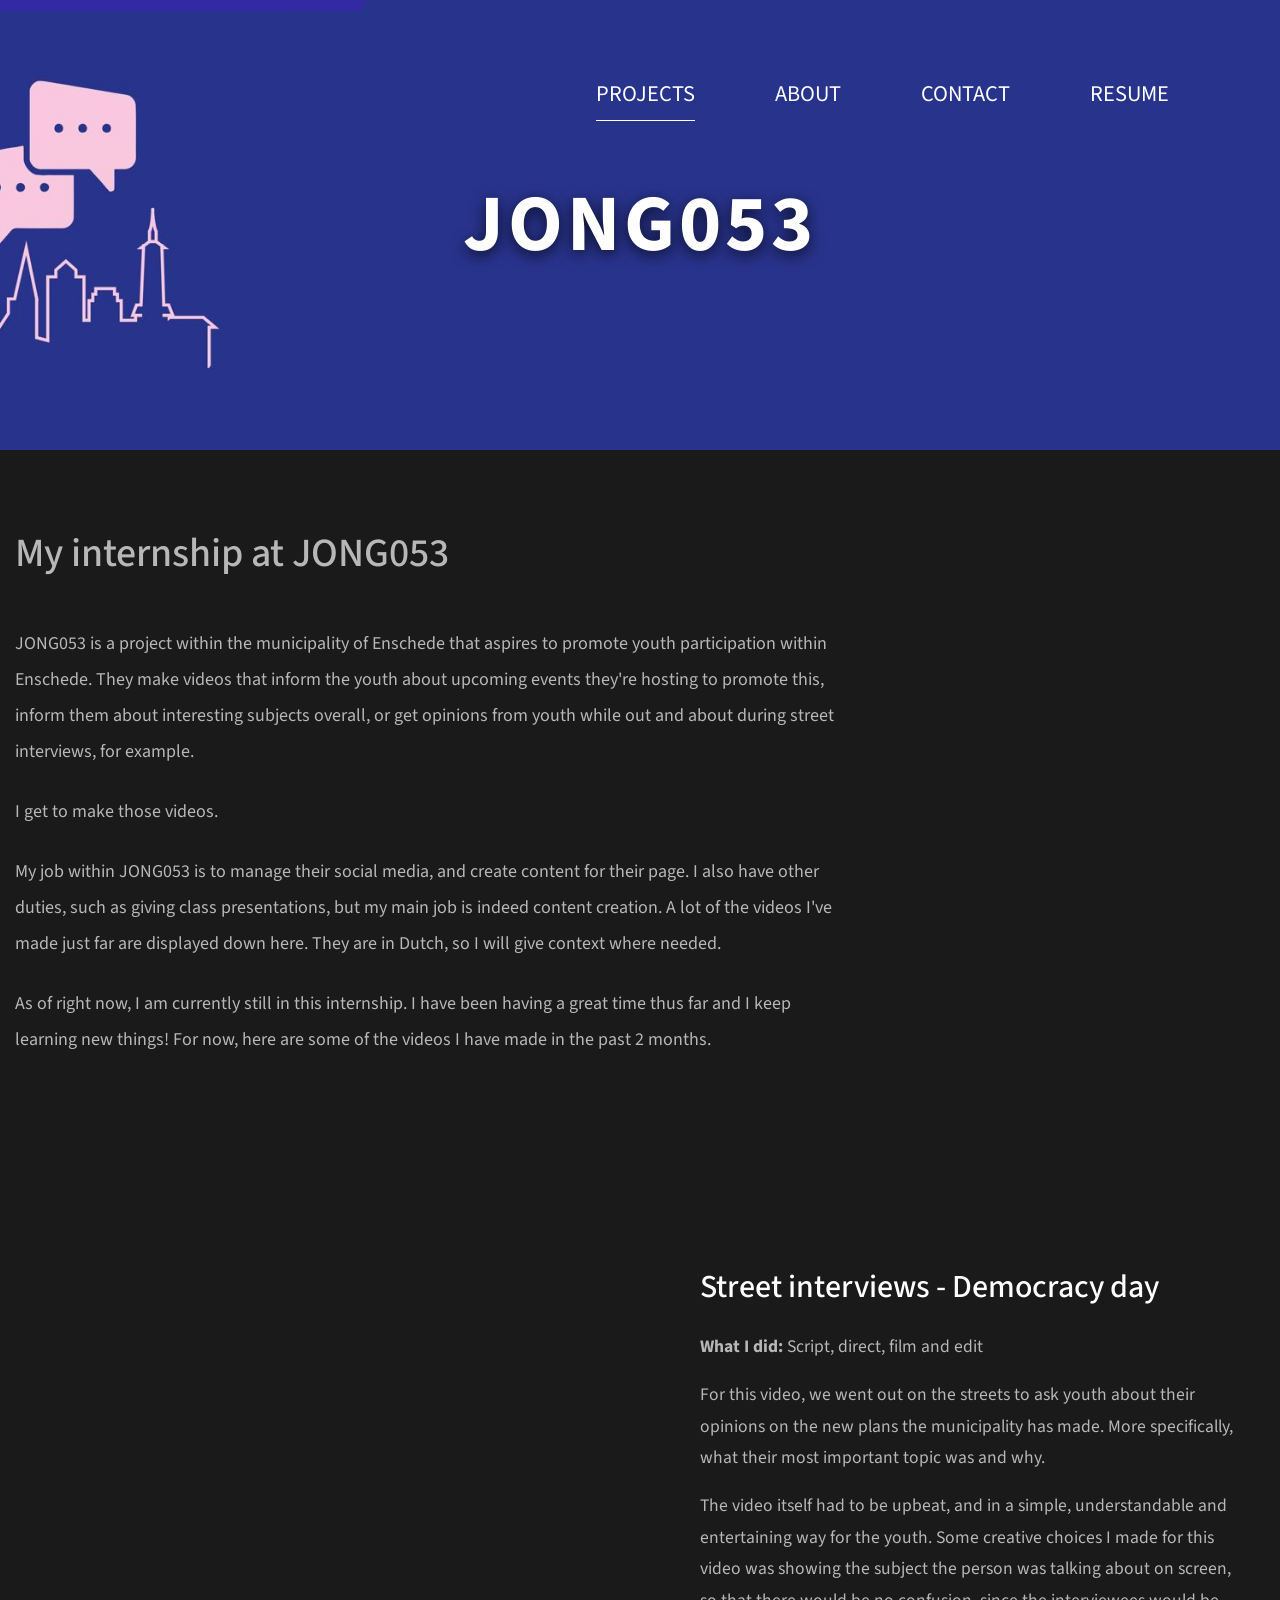
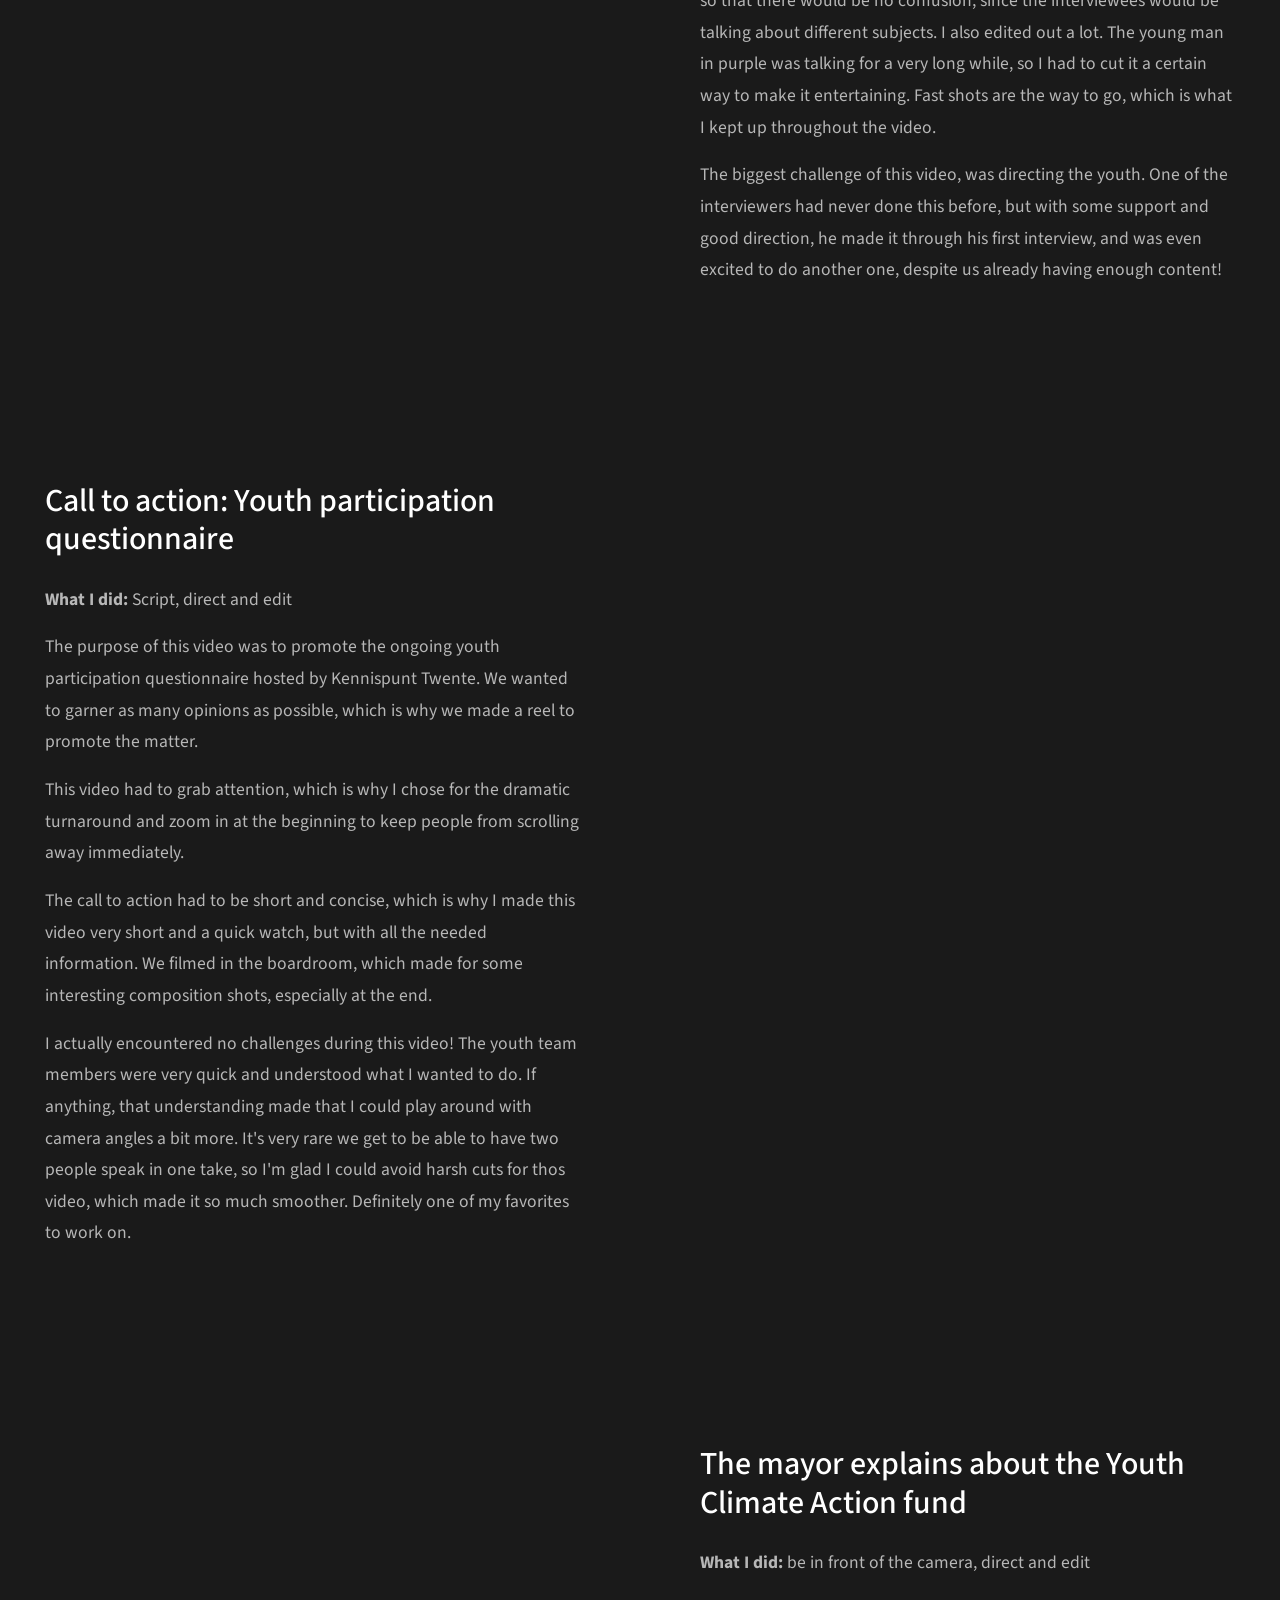
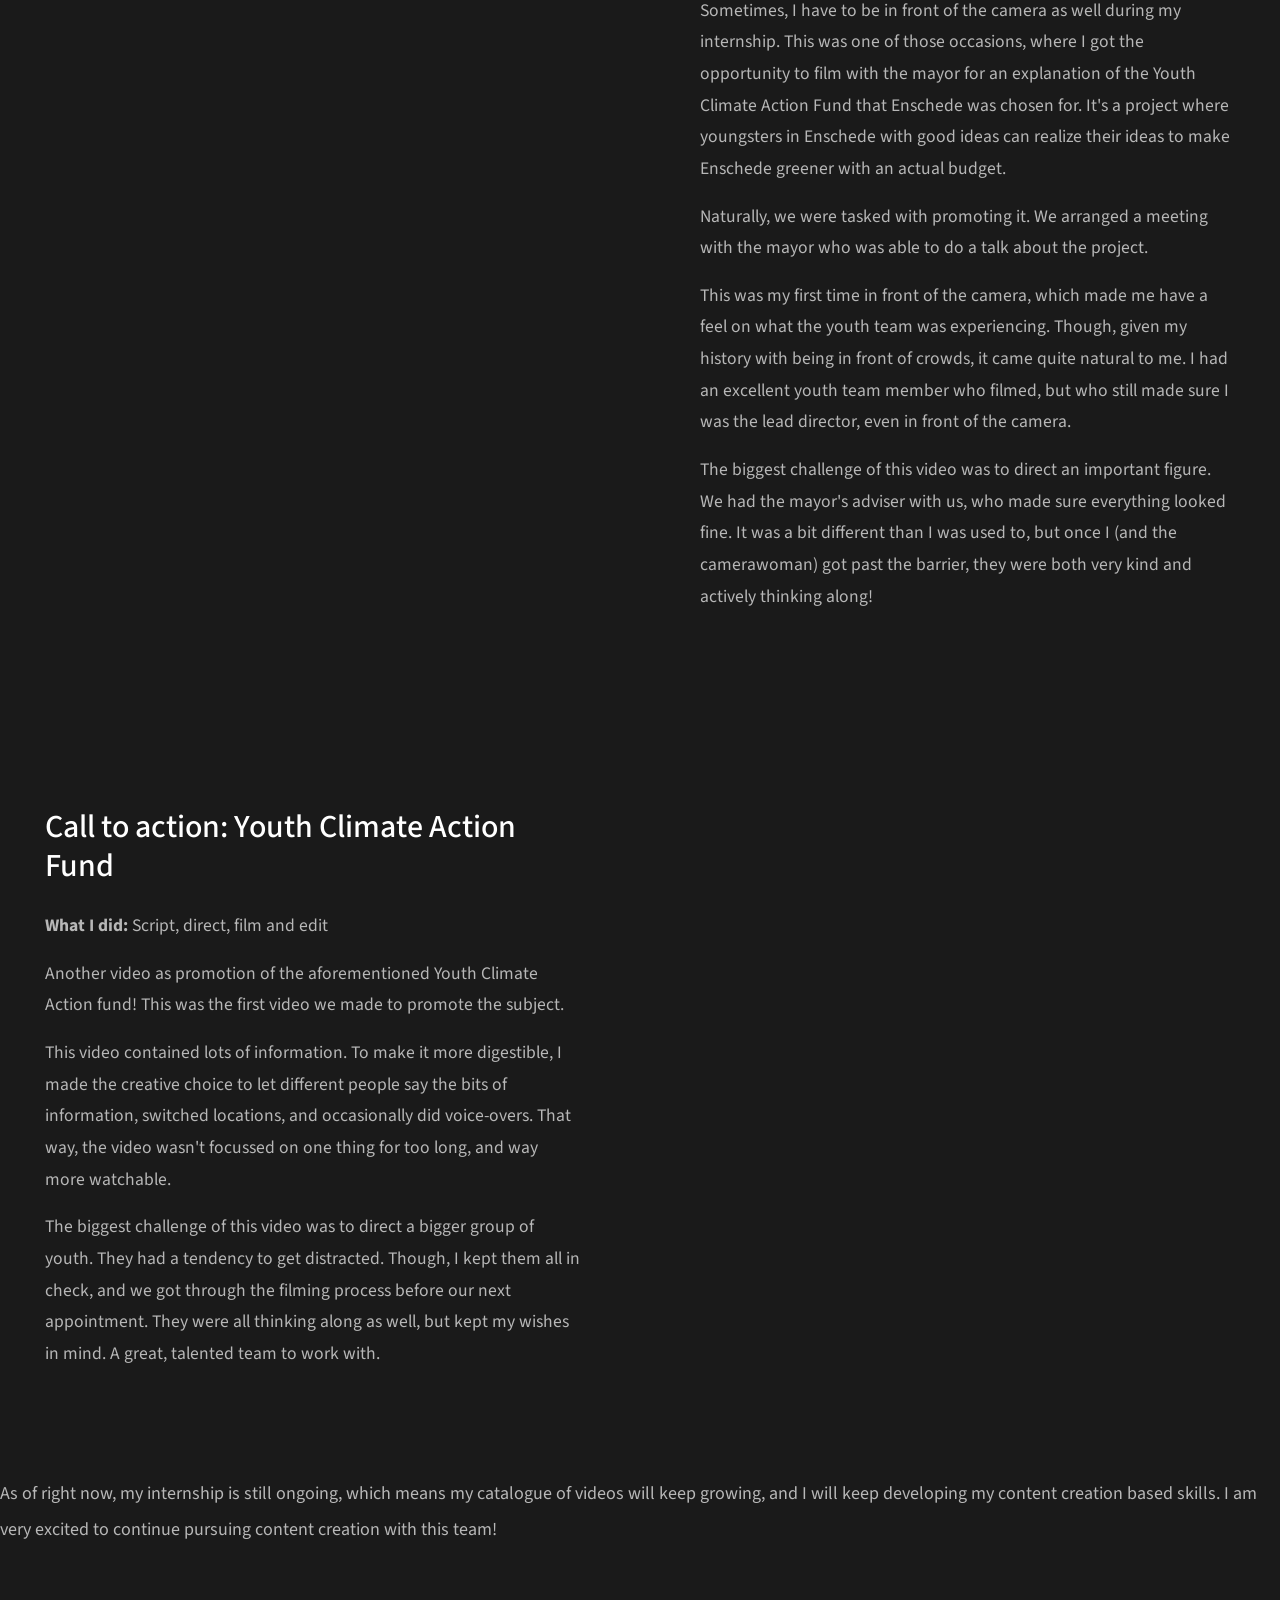
<file: video-page-Jong053.html>
<!DOCTYPE html>
<html lang="en">
<head>
	<meta charset="UTF-8">
    <meta name="viewport" content="width=device-width, initial-scale=1.0">
    <title>Video Catalog</title>
    <link rel="stylesheet" href="fontawesome/css/all.min.css"> <!-- https://fontawesome.com/ -->
    <link href="https://fonts.googleapis.com/css2?family=Source+Sans+Pro&display=swap" rel="stylesheet">
    <!-- https://fonts.google.com/ -->
    <link rel="stylesheet" href="css/bootstrap.min.css">
    <link rel="stylesheet" href="css/templatemo-video-catalog.css">
</head>
<!--

TemplateMo 552 Video Catalog

https://templatemo.com/tm-552-video-catalog

-->
<body>
	<div class="tm-page-wrap mx-auto">
		<div class="position-relative">
			<div class="potition-absolute tm-site-header">
				<div class="container-fluid position-relative">
					<div class="row">
                        <div class="col-5 col-md-8 ml-auto mr-0">
                            <div class="tm-site-nav">
                                <nav class="navbar navbar-expand-lg mr-0 ml-auto" id="tm-main-nav">
                                    <button class="navbar-toggler tm-bg-black py-2 px-3 mr-0 ml-auto collapsed" type="button"
                                        data-toggle="collapse" data-target="#navbar-nav" aria-controls="navbar-nav"
                                        aria-expanded="false" aria-label="Toggle navigation">
                                        <span>
                                            <i class="fas fa-bars tm-menu-closed-icon"></i>
                                            <i class="fas fa-times tm-menu-opened-icon"></i>
                                        </span>
                                    </button>
                                    <div class="collapse navbar-collapse tm-nav" id="navbar-nav">
                                        <ul class="navbar-nav text-uppercase">
                                            <li class="nav-item active">
                                                <a class="nav-link tm-nav-link" href="index.html">Projects <span class="sr-only">(current)</span></a>
                                            </li>
                                            <li class="nav-item">
                                                <a class="nav-link tm-nav-link" href="about.html">About</a>
                                            </li>
                                            <li class="nav-item">
                                                <a class="nav-link tm-nav-link" href="contact.html">Contact</a>
                                            </li>
											<li class="nav-item">
												<a class="nav-link tm-nav-link" href="CV/CV.pdf" target="_blank">Resume</a>
											</li>
                                        </ul>
                                    </div>
                                </nav>
                            </div>
                        </div>
					</div>
				</div>
			</div>
			<div class="tm-welcome-container tm-fixed-header tm-fixed-header-1">
				<div class="text-center">
					<h1 class="hero-title ">JONG053</h1>
				</div>                
            </div>

			<!-- Header image -->
            <div id="tm-fixed-header-bg"></div> 
		</div>

		<!-- Page content -->
		<div class="container-fluid">
			<div class="mx-auto tm-content-container">
				<main>

					<div class="row mb-5 pb-5">
						<div class="col-xl-8 col-lg-7">
							<!-- Video description -->
							<div class="tm-video-description-box">
								<h2 class="mb-5 tm-video-title">My internship at JONG053</h2>
								<p class="mb-4">JONG053 is a project within the municipality of Enschede that aspires to promote youth participation within Enschede. They make videos that inform the youth about upcoming events they're hosting to promote this, inform them about interesting subjects overall, or get opinions from youth while out and about during street interviews, for example.</p>
								<p class="mb-4">I get to make those videos.</p>
								<p class="mb-4"> My job within JONG053 is to manage their social media, and create content for their page. I also have other duties, such as giving class presentations, but my main job is indeed content creation. A lot of the videos I've made just far are displayed down here. They are in Dutch, so I will give context where needed.</p>
								<p class="mb-4"> As of right now, I am currently still in this internship. I have been having a great time thus far and I keep learning new things! For now, here are some of the videos I have made in the past 2 months.</p>
							</div>
						</div>
					</div>
					
					<div class="row mb-5 pb-4">
						<div class="col-12">
							<div class="video-list">
								<div class="video-row">
									<div class="video-container">
										<blockquote
												class="instagram-media"
												data-instgrm-permalink="https://www.instagram.com/reel/DdT4Da_ozdC/?stkn=MTUxcWV5bWNwa3E2bQ=="
												data-instgrm-version="14">
										</blockquote>
									</div>

									<div class="text-container">
										<h2>Street interviews - Democracy day</h2>
										
										<p><b>What I did:</b> Script, direct, film and edit</p>
											
										<p>For this video, we went out on the streets to ask youth about their opinions on the new plans the municipality has made. More specifically, what their most important topic was and why.</p>
											
										<p>The video itself had to be upbeat, and in a simple, understandable and entertaining way for the youth. Some creative choices I made for this video was showing the subject the person was talking about on screen, so that there would be no confusion, since the interviewees would be talking about different subjects. I also edited out a lot. The young man in purple was talking for a very long while, so I had to cut it a certain way to make it entertaining. Fast shots are the way to go, which is what I kept up throughout the video. </p>
											
										<p>The biggest challenge of this video, was directing the youth. One of the interviewers had never done this before, but with some support and good direction, he made it through his first interview, and was even excited to do another one, despite us already having enough content!</p>
										
									</div>
								</div>


						
								<div class="video-row reverse">
									<div class="video-container">
										<blockquote
												class="instagram-media"
												data-instgrm-permalink="https://www.instagram.com/reel/Dc8s2dLIpD9/"
												data-instgrm-version="14">
										</blockquote>
									</div>

									<div class="text-container">
										<h2>Call to action: Youth participation questionnaire</h2>

										<p><b>What I did:</b> Script, direct and edit</p>
										<p>The purpose of this video was to promote the ongoing youth participation questionnaire hosted by Kennispunt Twente. We wanted to garner as many opinions as possible, which is why we made a reel to promote the matter.</p>
										
										<p>This video had to grab attention, which is why I chose for the dramatic turnaround and zoom in at the beginning to keep people from scrolling away immediately.</p>
										
										<p>The call to action had to be short and concise, which is why I made this video very short and a quick watch, but with all the needed information. We filmed in the boardroom, which made for some interesting composition shots, especially at the end.</p>
										
										<p>I actually encountered no challenges during this video! The youth team members were very quick and understood what I wanted to do. If anything, that understanding made that I could play around with camera angles a bit more. It's very rare we get to be able to have two people speak in one take, so I'm glad I could avoid harsh cuts for thos video, which made it so much smoother. Definitely one of my favorites to work on.</p>
									</div>
								</div>


								<div class="video-row">
									<div class="video-container">
										<blockquote
												class="instagram-media"
												data-instgrm-permalink="https://www.instagram.com/reel/DcyZvhagLme/?utm_source=ig_web_button_share_sheet&stkn=MzRlODBiNWFlZA=="
												data-instgrm-version="14">
										</blockquote>
									</div>

									<div class="text-container">
										<h2>The mayor explains about the Youth Climate Action fund</h2>
										<p><b>What I did:</b> be in front of the camera, direct and edit</p>
										
										<p>Sometimes, I have to be in front of the camera as well during my internship. This was one of those occasions, where I got the opportunity to film with the mayor for an explanation of the Youth Climate Action Fund that Enschede was chosen for. It's a project where youngsters in Enschede with good ideas can realize their ideas to make Enschede greener with an actual budget.</p>
										
										<p>Naturally, we were tasked with promoting it. We arranged a meeting with the mayor who was able to do a talk about the project.</p>
										
										<p>This was my first time in front of the camera, which made me have a feel on what the youth team was experiencing. Though, given my history with being in front of crowds, it came quite natural to me. I had an excellent youth team member who filmed, but who still made sure I was the lead director, even in front of the camera.</p>
										
										<p>The biggest challenge of this video was to direct an important figure. We had the mayor's adviser with us, who made sure everything looked fine. It was a bit different than I was used to, but once I (and the camerawoman) got past the barrier, they were both very kind and actively thinking along!</p>
										
										<p></p>
									</div>
								</div>
								
							
								<div class="video-row reverse">
									<div class="video-container">
										<blockquote
												class="instagram-media"
												data-instgrm-permalink="https://www.instagram.com/reel/DcbR8JRzyjO/?stkn=MXUxb2hzbG1hZGE2ag== 
"
												data-instgrm-version="14">
										</blockquote>
									</div>

									<div class="text-container">
										<h2>Call to action: Youth Climate Action Fund</h2>
										
										<p><b>What I did:</b> Script, direct, film and edit</p>
										
										<p>Another video as promotion of the aforementioned Youth Climate Action fund! This was the first video we made to promote the subject.</p>
										
										<p>This video contained lots of information. To make it more digestible, I made the creative choice to let different people say the bits of information, switched locations, and occasionally did voice-overs. That way, the video wasn't focussed on one thing for too long, and way more watchable.</p>
										
										<p>The biggest challenge of this video was to direct a bigger group of youth. They had a tendency to get distracted. Though, I kept them all in check, and we got through the filming process before our next appointment. They were all thinking along as well, but kept my wishes in mind. A great, talented team to work with.</p>
										
									</div>
								</div>
							</div>
							<script async src="https://www.instagram.com/embed.js"></script>
							<div class="row mb-5 pb-5">
					
									<div class="tm-video-description-box">
										<p> As of right now, my internship is still ongoing, which means my catalogue of videos will keep growing, and I will keep developing my content creation based skills. I am very excited to continue pursuing content creation with this team!</p>
									</div>
								</div>
							</div>
						</div>
					</div>
				</main>
			</div>
		</div>
	</div>

	<script src="js/jquery-3.4.1.min.js"></script>
    <script src="js/bootstrap.min.js"></script>
    <script>
    	$(document).ready(function() {
    		$('.tm-likes-box').click(function(e) {
    			e.preventDefault();
    			$(this).toggleClass('tm-liked');

    			if($(this).hasClass('tm-liked')) {
    				$('#tm-likes-count').html('486 likes');
    			} else {
    				$('#tm-likes-count').html('485 likes');
    			}
    		});
    	});
    </script>
</body>
</html>
</file>
<file: css/templatemo-video-catalog.css>
/*

TemplateMo 552 Video Catalog

https://templatemo.com/tm-552-video-catalog

*/

html { scroll-behavior: smooth; overflow-x: hidden; }

body {
    margin: 0;
    padding: 0;
    font-family: 'Source Sans Pro', sans-serif;
    font-size: 18px;
    line-height: 2em;
    overflow-x: hidden;
    background-color:#1A1A1A
}

.tm-content-container {
    background-color: #1A1A1A
}

.tm-bg-gray {
    background-color: black;
}

a {
    transition: all 0.3s ease;
    color: #666;
}

a:hover {
    color: #29BBCC;
    text-decoration: none;
}

h2, p { color: #b7b7b7; }

.tm-site-header {
    position: absolute;
    z-index: 1000;
    width: 100%;
    top: 0;
    left: 0;
    padding: 40px;
}

.tm-logo-container {
    display: block;
    padding: 30px;
    width: 320px;
    height: 160px;
}

.tm-site-logo { font-size: 3rem; }
.tm-site-name { font-size: 1.9rem; }

#tm-video-container {
    max-height: 720px;
    overflow: hidden;
    background-color: #333;
}

#tm-video {
    width: 100%;
    height: auto;
}

.tm-bg-black {
    background-color: rgba(0,0,0,0.5);
    color: white;
}


.tm-text-primary { color: #3399CC; }
.tm-text-secondary { color: #3CAFAF; }

.tm-nav-link {
    color: white;
    font-size: 1.4rem;    
}

#tm-main-nav .nav-item .nav-link { border-bottom: 1px solid transparent; }

#tm-main-nav .nav-item.active .nav-link,
#tm-main-nav .nav-item:hover .nav-link {
    border-bottom: 1px solid white;
    color: white;
}

.tm-welcome-container {
    position: absolute;
    width: 100%;
    height: 100%;
    display: flex;
    justify-content: center;
    flex-direction: column;
    z-index: 999;
}

.tm-welcome-container-inner { margin-top: 100px; }
.tm-welcome-text { font-size: 1.6rem; }

.btn {
    padding: 15px 60px;
    font-size: 1.6rem;
    border: none;
    cursor: pointer;
}

.btn-primary { background-color: #3399CC; }
.btn-primary:hover { background-color: #1674a0; }

/*
    Button hover effect: https://tympanus.net/Development/CreativeButtons/
*/

.tm-btn-animate {
    position: relative;
    overflow: hidden;
    -webkit-backface-visibility: hidden;
    -moz-backface-visibility: hidden;
    backface-visibility: hidden;
    transition: all 0.3s ease;
}

.tm-btn-animate:before {
    left: 0;
    top: -100%;
    position: absolute;
    height: 100%;
    width: 100%;
    line-height: 2.5;
    -webkit-transition: all 0.3s;
    -moz-transition: all 0.3s;
    transition: all 0.3s;
    font-family: "Font Awesome 5 Free";
    font-style: normal;
    font-weight: 900;
    line-height: 1;
    -webkit-font-smoothing: antialiased;
}

.tm-btn-animate:after {
    content: '';
    position: absolute;
    z-index: -1;
    -webkit-transition: all 0.3s;
    -moz-transition: all 0.3s;
    transition: all 0.3s;
}

.tm-btn-animate:hover:before { top: 13px; }

.tm-btn-animate span {
    display: inline-block;
    width: 100%;
    height: 100%;
    -webkit-transition: all 0.3s;
    -webkit-backface-visibility: hidden;
    -moz-transition: all 0.3s;
    -moz-backface-visibility: hidden;
    transition: all 0.3s;
    backface-visibility: hidden;
}

.tm-btn-animate:hover span {
    -webkit-transform: translateY(300%);
    -moz-transform: translateY(300%);
    -ms-transform: translateY(300%);
    transform: translateY(300%);
}

.tm-btn-cta {
    color: white;
    background-color: rgba(0,0,0,0.5);
}

.tm-btn-cta:before { font-size: 180%; }
.tm-btn-download:before { font-size: 120%; }
.tm-btn-submit:before { font-size: 120%; }
.tm-icon-down:before { content: '\f078'; }
.tm-icon-download:before { content: '\f019'; }
.tm-icon-submit:before { content: '\f1d8'; }
.tm-icon-submit:hover:before { top: 18px; }
.tm-btn-cta:hover { color: white; }

.tm-btn-download:hover,
.tm-btn-download:focus,
.tm-btn-submit:hover,
.tm-btn-submit:focus {
    color: white;
    background-color: #3399CC;
}

.tm-btn-download span { padding-top: 10px; }
.tm-btn-small { 
    padding: 10.5px 35px;
    font-size: 1.2rem; 
}

#tm-video-control-button {
    position: absolute;
    bottom: 20px;
    right: 20px;
    z-index: 1000;
}

.tm-content-container {
    max-width: 1422px;
    padding-top: 80px;
    padding-bottom: 35px;
}

.tm-page-title { font-size: 2.5rem; }
.tm-catalog-item-list { justify-content: space-between; }

.tm-catalog-item {
    max-width: 462px;
    display: flex;
    flex-direction: column;
    margin-bottom: 64px;
}

.tm-thumbnail-container { overflow: hidden; }
.tm-thumbnail-container img { transition: all 0.3s ease; }
.tm-thumbnail-container:hover img { transform: scale(1.2) rotate(5deg); }

.tm-img-overlay {
    top: 0;
    left: 0;
    width: 100%;
    height: 100%;
    display: flex;
    align-items: center;
    justify-content: center;
    background-color: rgba(0,0,0,0.4);
    cursor: pointer;
    transition: all 0.3s ease: ;
}

.tm-overlay-icon {
    color: #a7a7a7;
    opacity: 1;
    font-size: 2rem;
    padding: 10px 15px;
    background-color: rgba(0,0,0,0.5);
    border-radius: 50%;
    width: 70px;
    height: 70px;
    display: flex;
    align-items: center;
    justify-content: center;
    padding-right: 8px;
    z-index: 1002;
    transition: all 0.3s ease;  
}

.tm-img-overlay:hover { background-color: transparent; }
.tm-img-overlay:hover .tm-overlay-icon { opacity: 0; }
.tm-catalog-item-description { flex: 1; }

.tm-categories-container {
    display: flex;
    align-items: center;
}

.tm-categories-text { margin-right: 16px; }
.tm-category-list { font-size: 1.75rem; }
.tm-category-item { margin: 16px; }

.tm-category-link {
    color: #3399CC;
    padding: 10px;
    border-bottom: 3px solid transparent;
}

.tm-category-link.active,
.tm-category-link:hover {
    border-bottom: 3px solid #3399CC;
    color: #3399CC;
}

.tm-paging-link {
    background-color: #F4F4F4;
    margin-right: 12px;
    font-size: 1.5rem;
    width: 60px;
    height: 60px;
    display: flex;
    align-items: center;
    justify-content: center;
}

.nav-item.active > .tm-paging-link,
.nav-item:hover > .tm-paging-link {
    background-color: #CCC;
    color: #666666;
}

.tm-subscribe-form { 
    display: flex; 
    align-items: center;
}

.tm-subscribe-form > input {
    padding: 5px 15px;
    margin-right: 20px;
    flex: 1;
    max-width: 382px;
}

.tm-footer-links > li { margin-bottom: 10px; }

/*Video detail page*/

.tm-video-title { font-size: 2.5rem; }
.tm-share-box { 
    font-size: 1.4rem; 
    padding: 3rem;
}
.tm-share-box-title { font-size: 1.4rem; }

.tm-bg-white {
    background-color: white;
    border: 1px solid #CDCECF;
    border-radius: 5px;
}

.tm-share-button {
    width: 52px;
    height: 52px;
    display: flex;
    align-items: center;
    justify-content: center;
    margin-right: 24px;
}

.tm-share-button:last-child { margin-right: 0; }
.tm-text-link { color: #3399CC; }

.tm-likes-box,
.tm-btn-download {
    width: 280px;
    height: 60px;
}

.tm-likes-box { padding-top: 12px; }
.tm-video-description-box { max-width: 2500px; }
.tm-text-gray { color: #6F7071; }

.tm-fixed-header {
    background-position: center;
    background-repeat: no-repeat;
    background-attachment: fixed;
    background-size: cover;    
    background-color: #666;
}

#tm-fixed-header-bg { height: 450px; }
.tm-fixed-header-1 { background-image: url(../img/video-detail-1.jpg); }
.tm-fixed-header-2 { background-image: url(../img/about-1.jpg); }
.tm-fixed-header-3 { background-image: url(../img/video-detail-6.gif); }
.tm-fixed-header-4 { background-image: url(../img/video-detail-2.jpg); }
.tm-fixed-header-5 { background-image: url(../img/video-detail-3.jpg); }
.tm-fixed-header-6 { background-image: url(../img/video-detail-4.gif); }
.tm-fixed-header-7 { background-image: url(../img/video-detail-5.gif); }
.tm-fixed-header-8 { background-image: url(../img/video-detail-8.jpeg); }

video {
  width: 100%;
  height: auto;
}

.fa-facebook { color: #3b5998; }
.fa-twitter { color: #00acee; }
.fa-pinterest { color: #c8232c; }
.tm-liked-icon { display: none; }
.tm-not-liked-icon { display: inline-block; }
.tm-liked-icon, .tm-not-liked-icon { margin-top: 3px; }
.tm-liked .tm-liked-icon { display: inline-block; }
.tm-liked .tm-not-liked-icon { display: none; }
.tm-welcome-text-2 { max-width: 575px; }
.tm-share-button:hover { background-color: #e9ecef; }

/*About*/
.tm-about-text-container { max-width: 920px; }

.parallax-window {
    min-height: 270px;
    background: transparent;
}

.parallax-window-2 {
    min-height: 360px;
}

.tm-about-icon {
    color: #999;
}


.mapouter{
    position:relative;
    text-align:right;
    height:540px;
    width:100%;
}

.gmap_canvas {
    overflow:hidden;
    background:none!important;
    height:540px;
    width:100%;
}

.form-control {
    font-size: 1.2rem;
    padding: 21px 25px;
}

.p {
    max-width: 95%;
}

.form-group {
    margin-bottom: 35px;
}

#contact-select {
    height: 60px;
    border-radius: 0;
}

#contact-select:not([multiple]) {
  -webkit-appearance: none;
  -moz-appearance: none;
  background-position: right 15px center;
  background-repeat: no-repeat;
  background-image: url(../img/select-arrow.png);
  padding: 14px 20px;
  padding-right: 20px;
  color: #666;
}
.tm-testimonial-text {
    max-width: 420px;
    font-style: italic;
}

@media (min-width: 992px) {
    #tm-main-nav .nav-item { margin: 20px 40px; }
    .navbar-expand-lg .navbar-nav .nav-link { padding: 8px 0px; }
    .navbar-expand-lg .navbar-collapse { justify-content: flex-end; }
}

@media (max-width: 1419px) {
    .tm-catalog-item { margin-bottom: 30px; }
}

@media (max-width: 991px) {
    .navbar {
        max-width: 220px;
        position: absolute;
        top: 0;
        right: 0;
        padding: 0;
    }
    
    .navbar-collapse {
        background-color: rgba(0,0,0,0.5);
        border-radius: 5px;
        border-top-right-radius: 0;
        padding: 10px 15px;
    }

    .nav-item { margin-bottom: 10px; }

    .navbar-toggler {
        border-bottom-left-radius: 0;
        border-bottom-right-radius: 0;
        width: 52px;
        height: 40px;
    }

    .navbar-toggler.collapsed {
        border-bottom-left-radius: .25rem;
        border-bottom-right-radius: .25rem;   
    }

    .navbar-toggler i.tm-menu-opened-icon { display: block; }
    .navbar-toggler i.tm-menu-closed-icon { display: none; }
    .navbar-toggler.collapsed i.tm-menu-opened-icon { display: none; }
    .navbar-toggler.collapsed i.tm-menu-closed-icon { display: block; }
    .tm-welcome-container-inner { margin-top: 150px; }
    .tm-welcome-text { font-size: 1.4rem; }

    #tm-video {
        width: 888px;
        height: 500px;
    }

    .tm-logo-container {
        height: 160px;
        width: 250px;
    }

    .tm-site-header { padding: 20px; }
    .tm-catalog-item-list { max-width: 924px; }
    .tm-share-box { max-width: 400px; }
}

@media (max-width: 879px) {
    .tm-categories-container {
        flex-direction: column;
        align-items: flex-start;
    }
}

@media (max-width: 640px) {
    .tm-subscribe-form { 
        flex-direction: column; 
        align-items: stretch;
    }

    .tm-subscribe-form > input {
       max-width: 100%;
    }

    .tm-subscribe-form input {
        margin-right: 0;
        margin-bottom: 15px;
    }

    .tm-share-box {
        padding-left: 1.5rem;
        padding-right: 1.5rem;
    }
}

@media (max-width: 419px) {
    .tm-testimonial {
        flex-direction: column;
    }
}

.reels-grid {
    display: grid;
    grid-template-columns: repeat(3, 1fr);
    gap: 20px;
    width: 100%;
}

.reels-grid .instagram-media {
    width: 100% !important;
    min-width: 0 !important;
    margin: 0 !important;
}

@media (max-width: 991px) {
    .reels-grid {
        grid-template-columns: repeat(2, 1fr);
    }
}

@media (max-width: 600px) {
    .reels-grid {
        grid-template-columns: 1fr;
    }
}

.hero-title {
    color: #ffffff;
    font-family: 'Source Sans Pro', sans-serif;
    font-size: 5rem;
    font-weight: 700;
    line-height: 1.1;
    text-align: center;
    margin: 0 auto;
    padding: 20px;
    letter-spacing: 4px;
    text-shadow: 0 4px 15px rgba(0, 0, 0, 0.7);
}

.catagory-title {
    color: white;
    font-family: 'Source Sans Pro', sans-serif;
    font-size: 1rem;
    font-weight: 700;
    line-height: 1.1;
    text-align: left;
    margin: 0 auto;
    padding: 5px;
    text-transform: uppercase;
    letter-spacing: 4px;
}


@media (max-width: 991px) {
    .hero-title {
        font-size: 4rem;
    }
}

@media (max-width: 600px) {
    .hero-title {
        font-size: 2.7rem;
        letter-spacing: 2px;
    }
}

.video-row-separator h2 {
    margin: 0;
    color: white;
    font-size: 2rem;
    font-weight: 600;
}

.tm-catalog-item-list {
    justify-content: flex-start !important;
}

.video-separator {
    width: 100%;
    border: 0;
    border-top: 2px solid #ffffff;
    opacity: 1;
    margin: 15px 0 40px;
}

.video-row {
    display: grid;
    grid-template-columns: 1fr 1fr;
    gap: 60px;
    padding: 60px 0;
}


.video-row.reverse .video-container {
    order: 2;
}

.video-row.reverse .text-container {
    order: 1;
}

.video-container {
    width: 100%;
}

.video-container .instagram-media {
    width: 100% !important;
    min-width: 0 !important;
    margin: 0 !important;
}

.text-container {
    padding: 30px;
}

.text-container h2 {
    color: white;
    font-size: 2rem;
    margin-bottom: 25px;
}

.text-container p {
    color: #b7b7b7;
    font-size: 1.1rem;
    line-height: 1.8;
}

@media (max-width: 768px) {
    .video-row {
        grid-template-columns: 1fr;
        gap: 20px;
    }

    .video-row.reverse .video-container {
        order: 1;
    }

    .video-row.reverse .text-container {
        order: 2;
    }

    .text-container {
        padding: 10px 0 30px;
    }
}
</file>
